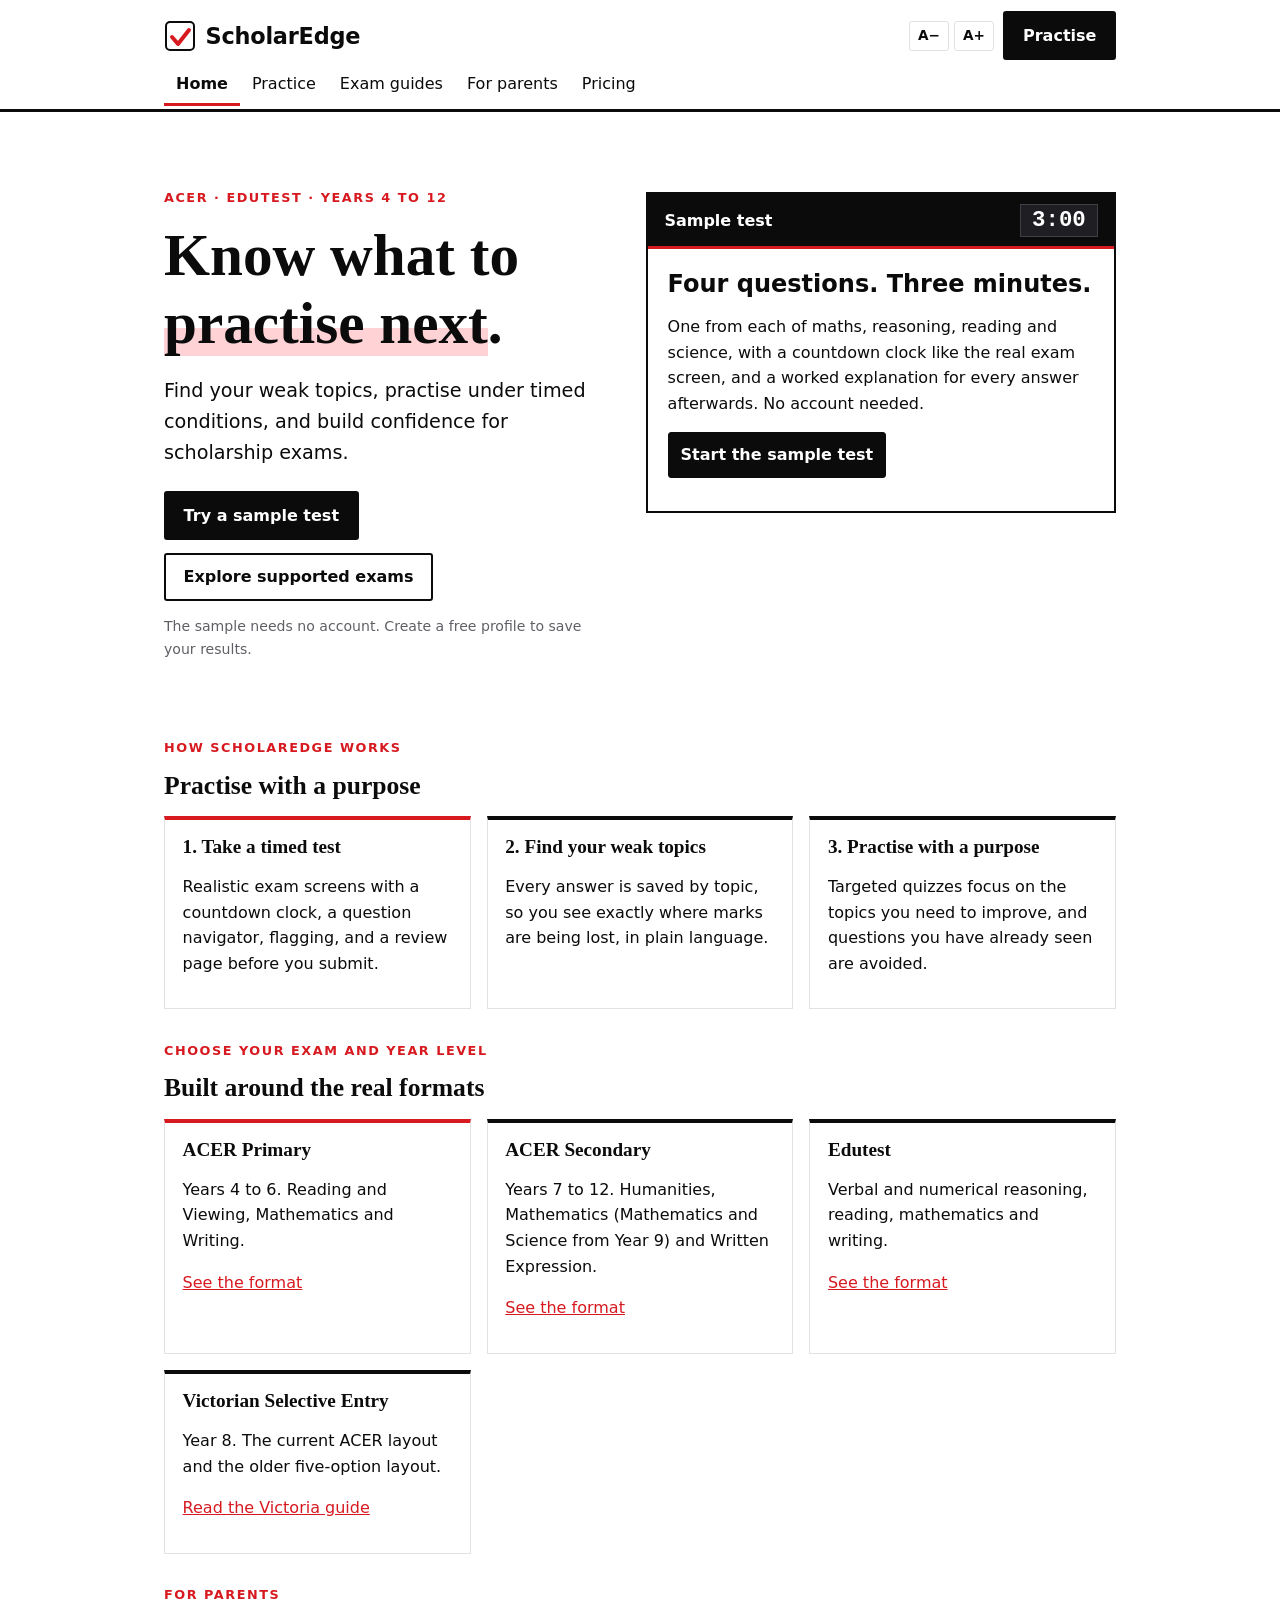
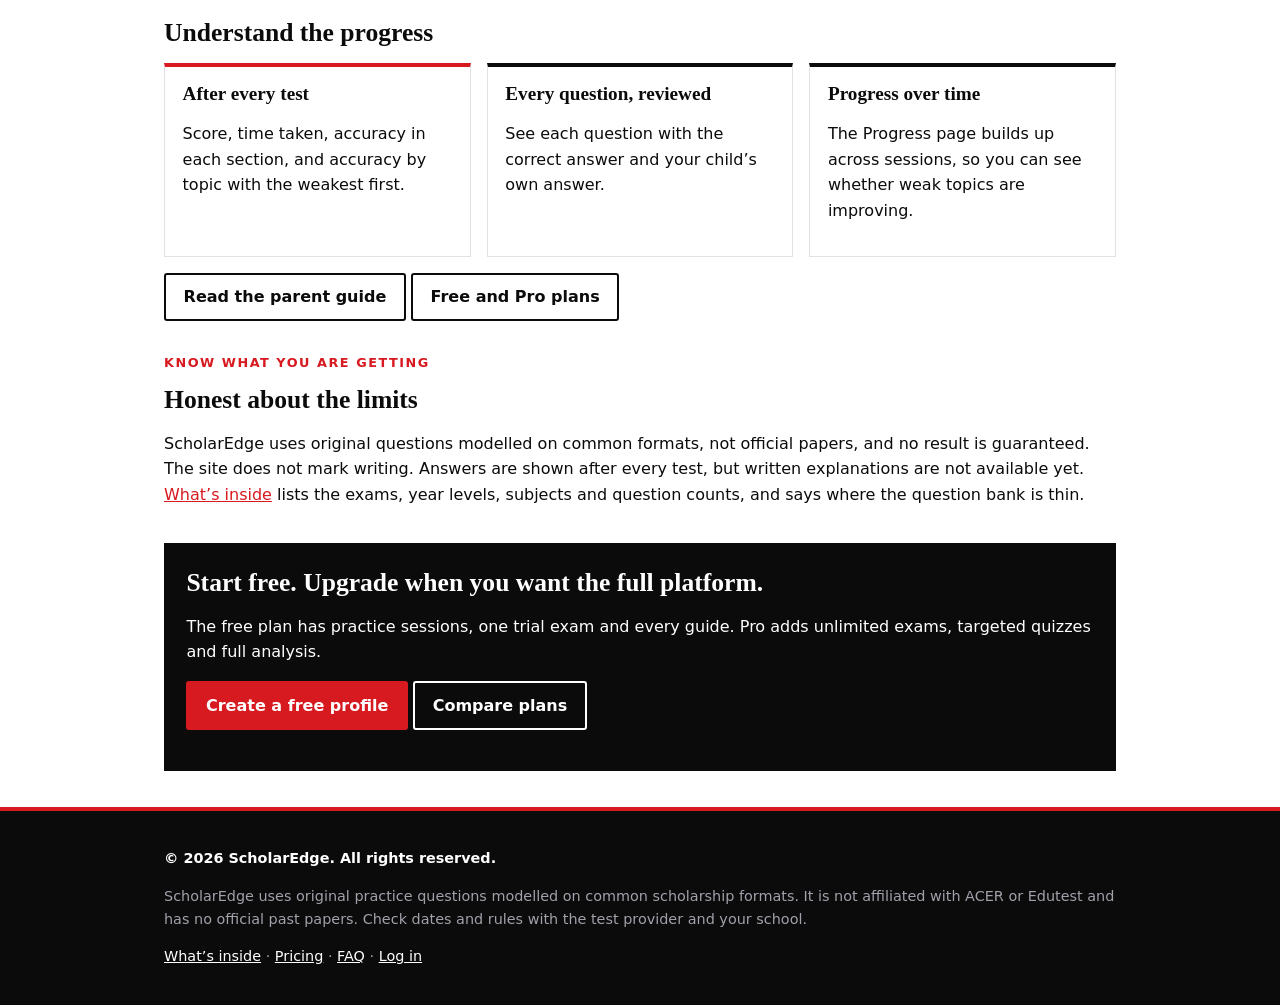
<file: index.html>
<!DOCTYPE html><html lang="en-AU"><head><meta charset="utf-8"><meta name="viewport" content="width=device-width,initial-scale=1"><title>ScholarEdge - know what to practise next for scholarship exams</title><meta name="description" content="Find your weak topics, practise under timed conditions and build confidence for ACER, Edutest and selective entry exams, Years 4 to 12."><meta property="og:title" content="ScholarEdge - know what to practise next for scholarship exams"><meta property="og:description" content="Find your weak topics, practise under timed conditions and build confidence for ACER, Edutest and selective entry exams, Years 4 to 12."><meta name="theme-color" content="#0b0b0c"><meta http-equiv="Content-Security-Policy" content="default-src 'none'; script-src 'self' 'unsafe-inline'; style-src 'self' 'unsafe-inline'; img-src 'self' data:; connect-src https://ukjnhyumzsazdkqpvpqp.supabase.co; base-uri 'none'; form-action 'none'"><meta name="referrer" content="no-referrer"><link rel="icon" href="logo.svg" type="image/svg+xml"><link rel="stylesheet" href="styles.css"><script src="site.js"></script></head><body><a class="skip" href="#main">Skip to content</a><header class="top"><div class="wrap"><a class="brand" href="index.html"><img src="logo.svg" alt="" width="32" height="32"><span>ScholarEdge</span></a><span class="tools"><span id="fz"><button onclick="fz(-1)" aria-label="Smaller text">A−</button> <button onclick="fz(1)" aria-label="Larger text">A+</button></span><a class="btn" href="app.html">Practise</a></span><nav class="menu" aria-label="Main"><a href="index.html" aria-current="page">Home</a><a href="app.html">Practice</a><a href="guide.html">Exam guides</a><a href="parents.html">For parents</a><a href="pricing.html">Pricing</a></nav></div></header><main id="main" class="wrap">
<section class="hero2"><div><p class="eyebrow">ACER &middot; Edutest &middot; Years 4 to 12</p><h1>Know what to <span class="hl">practise next</span>.</h1><p class="lead">Find your weak topics, practise under timed conditions, and build confidence for scholarship exams.</p><div class="acts"><a class="btn" href="#try">Try a sample test</a><a class="btn2" href="coverage.html">Explore supported exams</a></div><p class="m small">The sample needs no account. Create a free profile to save your results.</p></div>
<div id="try"><div id="demo" class="demo" aria-live="polite"><noscript><p style="padding:1rem">The sample test needs JavaScript. <a href="app.html">Create a free profile</a> to try the full platform.</p></noscript></div></div></section>
<section><p class="eyebrow">How ScholarEdge works</p><h2>Practise with a purpose</h2><div class="cards"><div class="card2"><h3>1. Take a timed test</h3><p>Realistic exam screens with a countdown clock, a question navigator, flagging, and a review page before you submit.</p></div><div class="card2"><h3>2. Find your weak topics</h3><p>Every answer is saved by topic, so you see exactly where marks are being lost, in plain language.</p></div><div class="card2"><h3>3. Practise with a purpose</h3><p>Targeted quizzes focus on the topics you need to improve, and questions you have already seen are avoided.</p></div></div></section>
<section><p class="eyebrow">Choose your exam and year level</p><h2>Built around the real formats</h2><div class="cards"><div class="card2"><h3>ACER Primary</h3><p>Years 4 to 6. Reading and Viewing, Mathematics and Writing.</p><p><a href="coverage.html#exams">See the format</a></p></div><div class="card2"><h3>ACER Secondary</h3><p>Years 7 to 12. Humanities, Mathematics (Mathematics and Science from Year 9) and Written Expression.</p><p><a href="coverage.html#exams">See the format</a></p></div><div class="card2"><h3>Edutest</h3><p>Verbal and numerical reasoning, reading, mathematics and writing.</p><p><a href="coverage.html#exams">See the format</a></p></div><div class="card2"><h3>Victorian Selective Entry</h3><p>Year 8. The current ACER layout and the older five-option layout.</p><p><a href="victoria.html">Read the Victoria guide</a></p></div></div></section>
<section><p class="eyebrow">For parents</p><h2>Understand the progress</h2><div class="cards"><div class="card2"><h3>After every test</h3><p>Score, time taken, accuracy in each section, and accuracy by topic with the weakest first.</p></div><div class="card2"><h3>Every question, reviewed</h3><p>See each question with the correct answer and your child&rsquo;s own answer.</p></div><div class="card2"><h3>Progress over time</h3><p>The Progress page builds up across sessions, so you can see whether weak topics are improving.</p></div></div><p><a class="btn2" href="parents.html">Read the parent guide</a> <a class="btn2" href="pricing.html">Free and Pro plans</a></p></section>
<section><p class="eyebrow">Know what you are getting</p><h2>Honest about the limits</h2><p>ScholarEdge uses original questions modelled on common formats, not official papers, and no result is guaranteed. The site does not mark writing. Answers are shown after every test, but written explanations are not available yet. <a href="coverage.html">What&rsquo;s inside</a> lists the exams, year levels, subjects and question counts, and says where the question bank is thin.</p></section>
<section class="band"><h2>Start free. Upgrade when you want the full platform.</h2><p>The free plan has practice sessions, one trial exam and every guide. Pro adds unlimited exams, targeted quizzes and full analysis.</p><p><a class="btn" href="app.html">Create a free profile</a> <a class="btn2" href="pricing.html">Compare plans</a></p></section>
</main><footer class="foot"><div class="wrap"><p><b>&copy; 2026 ScholarEdge. All rights reserved.</b></p><p>ScholarEdge uses original practice questions modelled on common scholarship formats. It is not affiliated with ACER or Edutest and has no official past papers. Check dates and rules with the test provider and your school.</p><p><a href="coverage.html">What&rsquo;s inside</a> &middot; <a href="pricing.html">Pricing</a> &middot; <a href="faq.html">FAQ</a> &middot; <a href="app.html">Log in</a></p></div></footer><script src="demo.js"></script></body></html>
</file>
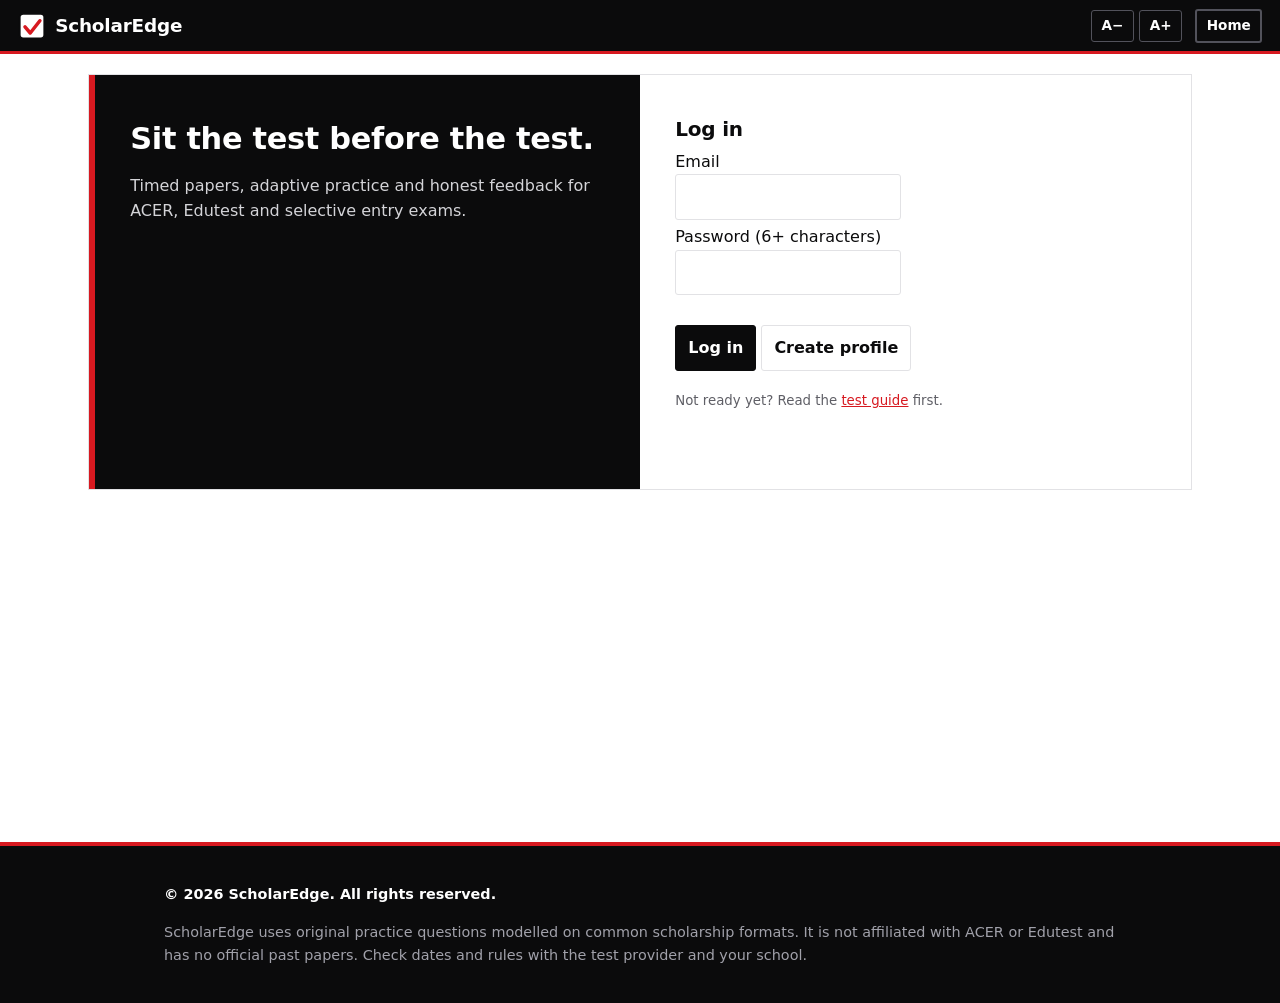
<file: app.html>
<!DOCTYPE html><html lang="en-AU"><head><meta charset="utf-8"><meta name="viewport" content="width=device-width,initial-scale=1"><title>Practise - ScholarEdge</title><meta name="description" content="Log in to practise, sit timed exams and see your progress."><meta name="theme-color" content="#0b0b0c"><meta http-equiv="Content-Security-Policy" content="default-src 'none'; script-src 'self' 'unsafe-inline'; style-src 'self' 'unsafe-inline'; img-src 'self' data:; connect-src https://ukjnhyumzsazdkqpvpqp.supabase.co; base-uri 'none'; form-action 'none'"><meta name="referrer" content="no-referrer"><link rel="icon" href="logo.svg" type="image/svg+xml"><link rel="stylesheet" href="styles.css"><script src="site.js"></script></head>
<body class="plat"><a class="skip" href="#app">Skip to content</a><header class="pbar"><a class="brand" href="index.html"><img src="logo.svg" alt="" width="28" height="28"><span>ScholarEdge</span></a><span class="pgrow"></span><span id="who"></span><span id="fz"><button onclick="fz(-1)" aria-label="Smaller text">A&minus;</button> <button onclick="fz(1)" aria-label="Larger text">A+</button></span><a class="btn2 sm" href="index.html">Home</a></header>
<div class="pwrap"><aside id="side"></aside><main id="app"></main></div>
<footer class="foot"><div class="wrap"><p><b>&copy; 2026 ScholarEdge. All rights reserved.</b></p><p>ScholarEdge uses original practice questions modelled on common scholarship formats. It is not affiliated with ACER or Edutest and has no official past papers. Check dates and rules with the test provider and your school.</p></div></footer>
<script src="app.js"></script></body></html>
</file>
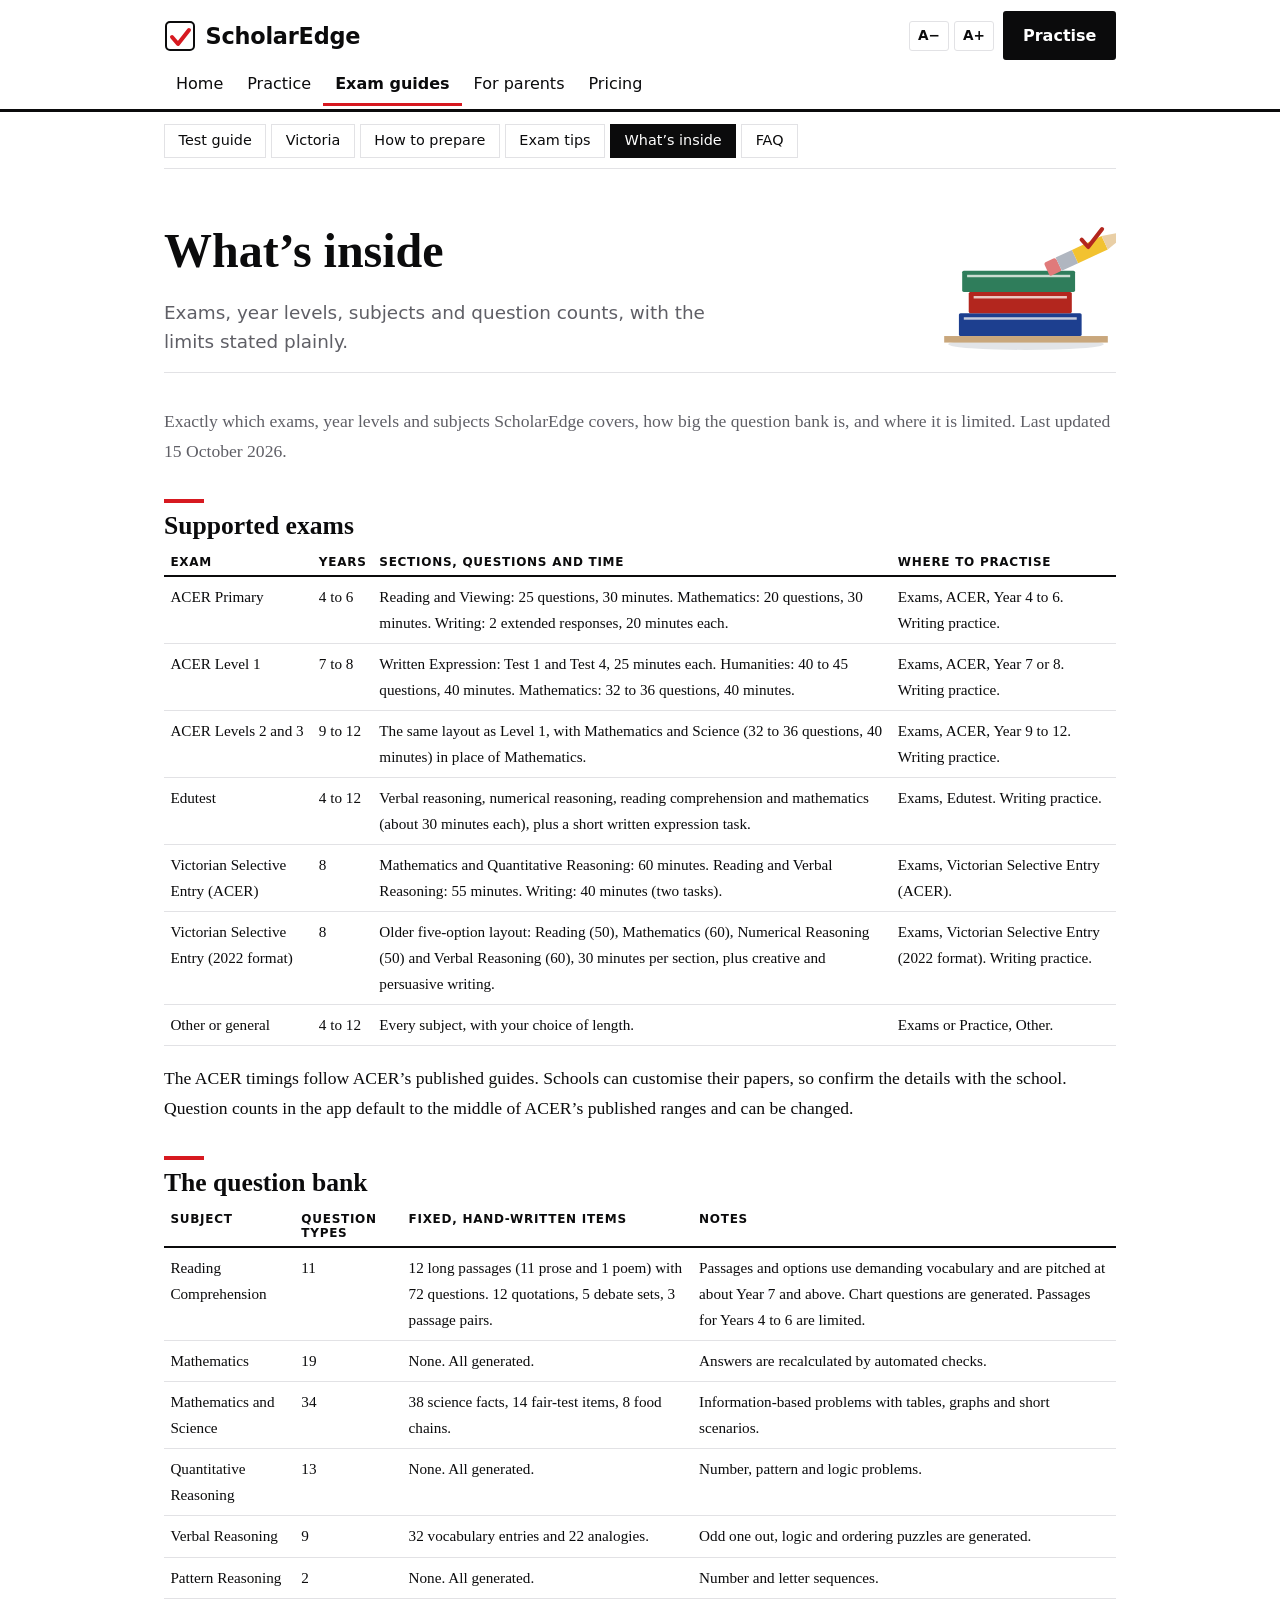
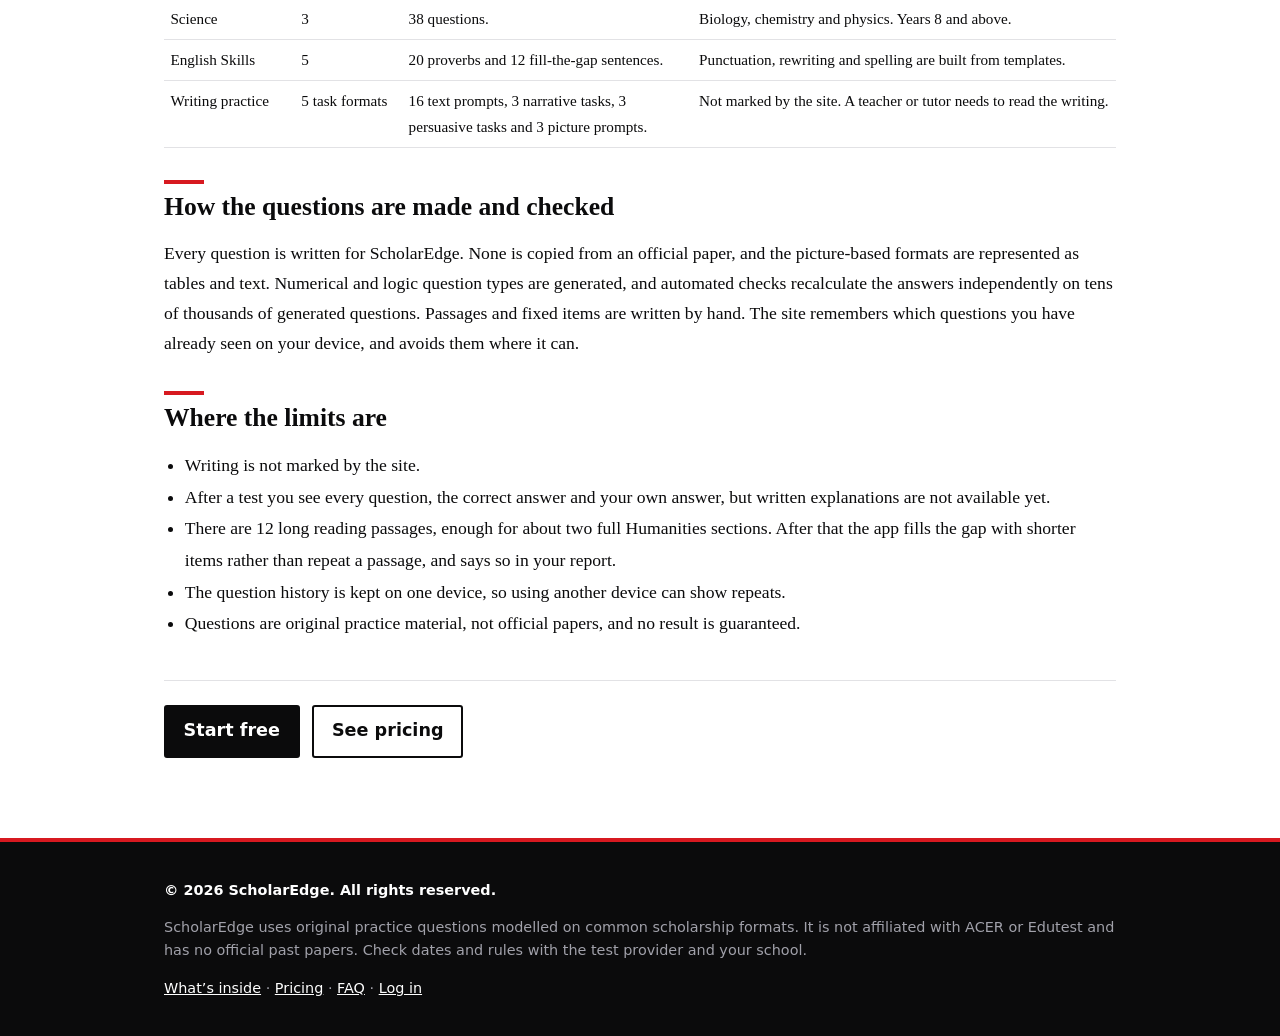
<file: coverage.html>
<!DOCTYPE html><html lang="en-AU"><head><meta charset="utf-8"><meta name="viewport" content="width=device-width,initial-scale=1"><title>What’s inside - ScholarEdge</title><meta name="description" content="Which exams, year levels and subjects ScholarEdge covers, how big the question bank is, and where its limits are."><meta property="og:title" content="What’s inside - ScholarEdge"><meta property="og:description" content="Which exams, year levels and subjects ScholarEdge covers, how big the question bank is, and where its limits are."><meta name="theme-color" content="#0b0b0c"><meta http-equiv="Content-Security-Policy" content="default-src 'none'; script-src 'self' 'unsafe-inline'; style-src 'self' 'unsafe-inline'; img-src 'self' data:; connect-src https://ukjnhyumzsazdkqpvpqp.supabase.co; base-uri 'none'; form-action 'none'"><meta name="referrer" content="no-referrer"><link rel="icon" href="logo.svg" type="image/svg+xml"><link rel="stylesheet" href="styles.css"><script src="site.js"></script></head><body><a class="skip" href="#main">Skip to content</a><header class="top"><div class="wrap"><a class="brand" href="index.html"><img src="logo.svg" alt="" width="32" height="32"><span>ScholarEdge</span></a><span class="tools"><span id="fz"><button onclick="fz(-1)" aria-label="Smaller text">A−</button> <button onclick="fz(1)" aria-label="Larger text">A+</button></span><a class="btn" href="app.html">Practise</a></span><nav class="menu" aria-label="Main"><a href="index.html">Home</a><a href="app.html">Practice</a><a href="guide.html" aria-current="page">Exam guides</a><a href="parents.html">For parents</a><a href="pricing.html">Pricing</a></nav></div></header><main id="main" class="wrap"><nav class="subnav" aria-label="Exam guides"><a href="guide.html">Test guide</a><a href="victoria.html">Victoria</a><a href="prepare.html">How to prepare</a><a href="tips.html">Exam tips</a><a href="coverage.html" aria-current="page">What&rsquo;s inside</a><a href="faq.html">FAQ</a></nav><div class="pagehead"><div><h1>What&rsquo;s inside</h1><p>Exams, year levels, subjects and question counts, with the limits stated plainly.</p></div><img src="books.svg" alt="A stack of books" width="180" height="147"></div><article class="prose" style="max-width:none"><div class="cov"><p class="m">Exactly which exams, year levels and subjects ScholarEdge covers, how big the question bank is, and where it is limited. Last updated 15 October 2026.</p>
<h2 id="exams">Supported exams</h2><div style="overflow-x:auto"><table><tr><th>Exam<th>Years<th>Sections, questions and time<th>Where to practise<tr><td>ACER Primary<td>4 to 6<td>Reading and Viewing: 25 questions, 30 minutes. Mathematics: 20 questions, 30 minutes. Writing: 2 extended responses, 20 minutes each.<td>Exams, ACER, Year 4 to 6. Writing practice.<tr><td>ACER Level 1<td>7 to 8<td>Written Expression: Test 1 and Test 4, 25 minutes each. Humanities: 40 to 45 questions, 40 minutes. Mathematics: 32 to 36 questions, 40 minutes.<td>Exams, ACER, Year 7 or 8. Writing practice.<tr><td>ACER Levels 2 and 3<td>9 to 12<td>The same layout as Level 1, with Mathematics and Science (32 to 36 questions, 40 minutes) in place of Mathematics.<td>Exams, ACER, Year 9 to 12. Writing practice.<tr><td>Edutest<td>4 to 12<td>Verbal reasoning, numerical reasoning, reading comprehension and mathematics (about 30 minutes each), plus a short written expression task.<td>Exams, Edutest. Writing practice.<tr><td>Victorian Selective Entry (ACER)<td>8<td>Mathematics and Quantitative Reasoning: 60 minutes. Reading and Verbal Reasoning: 55 minutes. Writing: 40 minutes (two tasks).<td>Exams, Victorian Selective Entry (ACER).<tr><td>Victorian Selective Entry (2022 format)<td>8<td>Older five-option layout: Reading (50), Mathematics (60), Numerical Reasoning (50) and Verbal Reasoning (60), 30 minutes per section, plus creative and persuasive writing.<td>Exams, Victorian Selective Entry (2022 format). Writing practice.<tr><td>Other or general<td>4 to 12<td>Every subject, with your choice of length.<td>Exams or Practice, Other.</table></div>
<p>The ACER timings follow ACER&rsquo;s published guides. Schools can customise their papers, so confirm the details with the school. Question counts in the app default to the middle of ACER&rsquo;s published ranges and can be changed.</p>
<h2 id="bank">The question bank</h2><div style="overflow-x:auto"><table><tr><th>Subject<th>Question types<th>Fixed, hand-written items<th>Notes<tr><td>Reading Comprehension<td>11<td>12 long passages (11 prose and 1 poem) with 72 questions. 12 quotations, 5 debate sets, 3 passage pairs.<td>Passages and options use demanding vocabulary and are pitched at about Year 7 and above. Chart questions are generated. Passages for Years 4 to 6 are limited.<tr><td>Mathematics<td>19<td>None. All generated.<td>Answers are recalculated by automated checks.<tr><td>Mathematics and Science<td>34<td>38 science facts, 14 fair-test items, 8 food chains.<td>Information-based problems with tables, graphs and short scenarios.<tr><td>Quantitative Reasoning<td>13<td>None. All generated.<td>Number, pattern and logic problems.<tr><td>Verbal Reasoning<td>9<td>32 vocabulary entries and 22 analogies.<td>Odd one out, logic and ordering puzzles are generated.<tr><td>Pattern Reasoning<td>2<td>None. All generated.<td>Number and letter sequences.<tr><td>Science<td>3<td>38 questions.<td>Biology, chemistry and physics. Years 8 and above.<tr><td>English Skills<td>5<td>20 proverbs and 12 fill-the-gap sentences.<td>Punctuation, rewriting and spelling are built from templates.<tr><td>Writing practice<td>5 task formats<td>16 text prompts, 3 narrative tasks, 3 persuasive tasks and 3 picture prompts.<td>Not marked by the site. A teacher or tutor needs to read the writing.</table></div>
<h2 id="made">How the questions are made and checked</h2><p>Every question is written for ScholarEdge. None is copied from an official paper, and the picture-based formats are represented as tables and text. Numerical and logic question types are generated, and automated checks recalculate the answers independently on tens of thousands of generated questions. Passages and fixed items are written by hand. The site remembers which questions you have already seen on your device, and avoids them where it can.</p>
<h2 id="limits">Where the limits are</h2><ul style="line-height:1.8"><li>Writing is not marked by the site.</li><li>After a test you see every question, the correct answer and your own answer, but written explanations are not available yet.</li><li>There are 12 long reading passages, enough for about two full Humanities sections. After that the app fills the gap with shorter items rather than repeat a passage, and says so in your report.</li><li>The question history is kept on one device, so using another device can show repeats.</li><li>Questions are original practice material, not official papers, and no result is guaranteed.</li></ul></div><div class="cta"><a class="btn" href="app.html">Start free</a><a class="btn2" href="pricing.html">See pricing</a></div></article></main><footer class="foot"><div class="wrap"><p><b>&copy; 2026 ScholarEdge. All rights reserved.</b></p><p>ScholarEdge uses original practice questions modelled on common scholarship formats. It is not affiliated with ACER or Edutest and has no official past papers. Check dates and rules with the test provider and your school.</p><p><a href="coverage.html">What&rsquo;s inside</a> &middot; <a href="pricing.html">Pricing</a> &middot; <a href="faq.html">FAQ</a> &middot; <a href="app.html">Log in</a></p></div></footer></body></html>
</file>
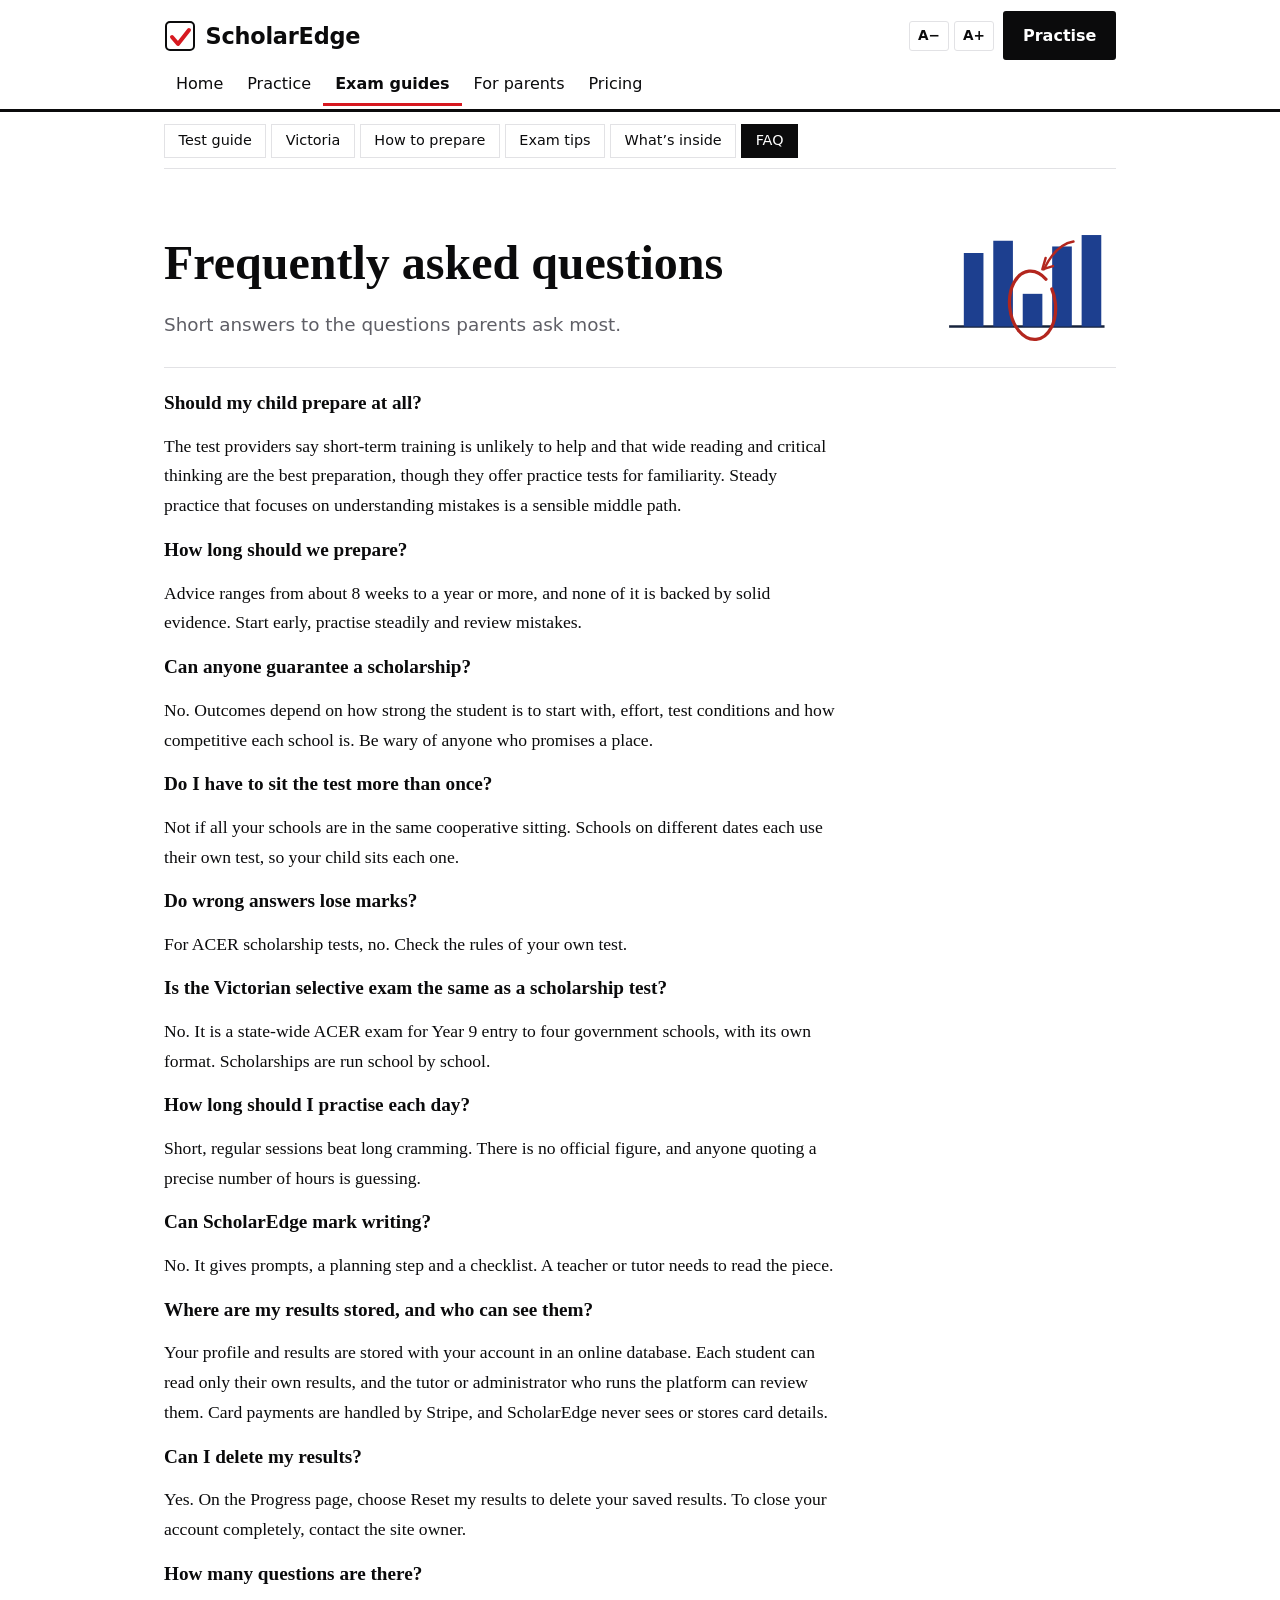
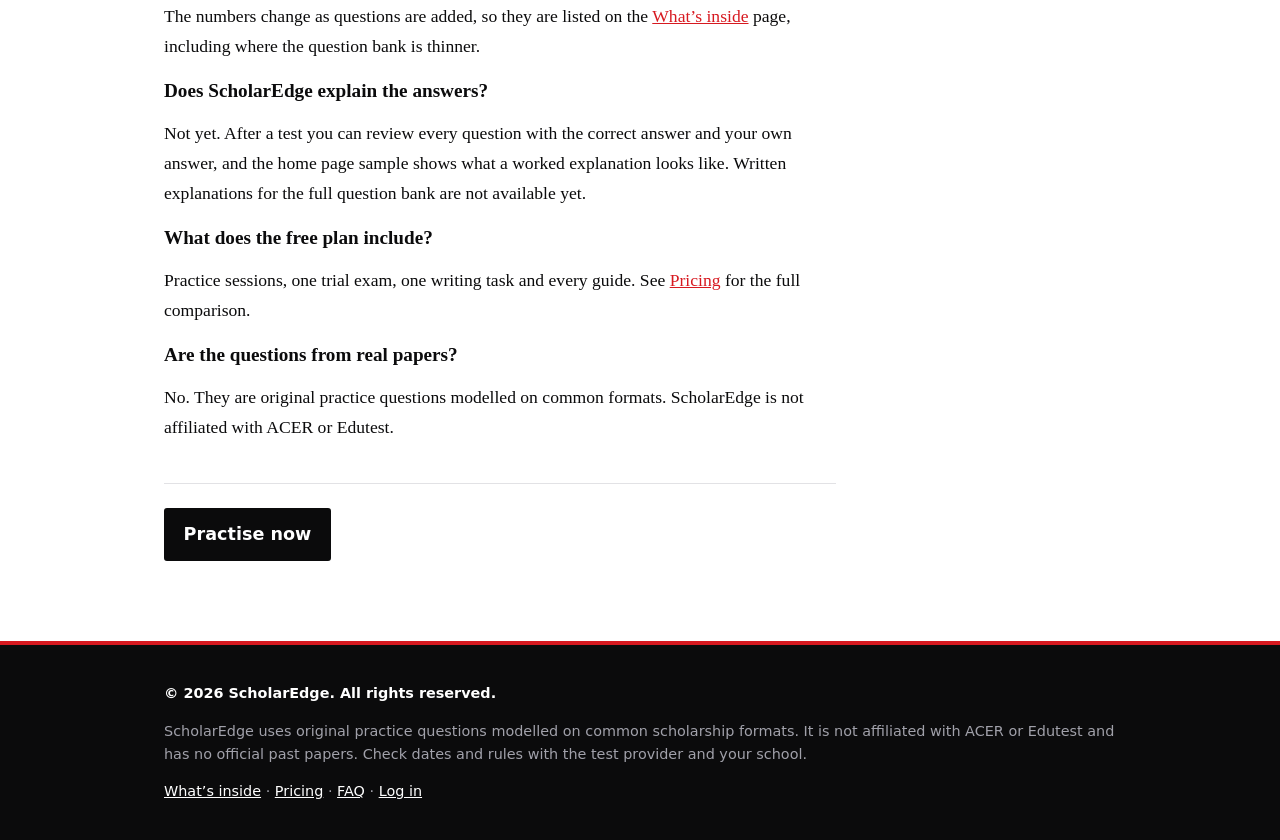
<file: faq.html>
<!DOCTYPE html><html lang="en-AU"><head><meta charset="utf-8"><meta name="viewport" content="width=device-width,initial-scale=1"><title>Frequently asked questions - ScholarEdge</title><meta name="description" content="Short answers to the questions parents ask most."><meta property="og:title" content="Frequently asked questions - ScholarEdge"><meta property="og:description" content="Short answers to the questions parents ask most."><meta name="theme-color" content="#0b0b0c"><meta http-equiv="Content-Security-Policy" content="default-src 'none'; script-src 'self' 'unsafe-inline'; style-src 'self' 'unsafe-inline'; img-src 'self' data:; connect-src https://ukjnhyumzsazdkqpvpqp.supabase.co; base-uri 'none'; form-action 'none'"><meta name="referrer" content="no-referrer"><link rel="icon" href="logo.svg" type="image/svg+xml"><link rel="stylesheet" href="styles.css"><script src="site.js"></script></head><body><a class="skip" href="#main">Skip to content</a><header class="top"><div class="wrap"><a class="brand" href="index.html"><img src="logo.svg" alt="" width="32" height="32"><span>ScholarEdge</span></a><span class="tools"><span id="fz"><button onclick="fz(-1)" aria-label="Smaller text">A−</button> <button onclick="fz(1)" aria-label="Larger text">A+</button></span><a class="btn" href="app.html">Practise</a></span><nav class="menu" aria-label="Main"><a href="index.html">Home</a><a href="app.html">Practice</a><a href="guide.html" aria-current="page">Exam guides</a><a href="parents.html">For parents</a><a href="pricing.html">Pricing</a></nav></div></header><main id="main" class="wrap"><nav class="subnav" aria-label="Exam guides"><a href="guide.html">Test guide</a><a href="victoria.html">Victoria</a><a href="prepare.html">How to prepare</a><a href="tips.html">Exam tips</a><a href="coverage.html">What&rsquo;s inside</a><a href="faq.html" aria-current="page">FAQ</a></nav><div class="pagehead"><div><h1>Frequently asked questions</h1><p>Short answers to the questions parents ask most.</p></div><img src="chart.svg" alt="A bar chart with one weak bar circled" width="180" height="147"></div><article class="prose"><h3>Should my child prepare at all?</h3><p>The test providers say short-term training is unlikely to help and that wide reading and critical thinking are the best preparation, though they offer practice tests for familiarity. Steady practice that focuses on understanding mistakes is a sensible middle path.</p><h3>How long should we prepare?</h3><p>Advice ranges from about 8 weeks to a year or more, and none of it is backed by solid evidence. Start early, practise steadily and review mistakes.</p><h3>Can anyone guarantee a scholarship?</h3><p>No. Outcomes depend on how strong the student is to start with, effort, test conditions and how competitive each school is. Be wary of anyone who promises a place.</p><h3>Do I have to sit the test more than once?</h3><p>Not if all your schools are in the same cooperative sitting. Schools on different dates each use their own test, so your child sits each one.</p><h3>Do wrong answers lose marks?</h3><p>For ACER scholarship tests, no. Check the rules of your own test.</p><h3>Is the Victorian selective exam the same as a scholarship test?</h3><p>No. It is a state-wide ACER exam for Year 9 entry to four government schools, with its own format. Scholarships are run school by school.</p><h3>How long should I practise each day?</h3><p>Short, regular sessions beat long cramming. There is no official figure, and anyone quoting a precise number of hours is guessing.</p><h3>Can ScholarEdge mark writing?</h3><p>No. It gives prompts, a planning step and a checklist. A teacher or tutor needs to read the piece.</p><h3>Where are my results stored, and who can see them?</h3><p>Your profile and results are stored with your account in an online database. Each student can read only their own results, and the tutor or administrator who runs the platform can review them. Card payments are handled by Stripe, and ScholarEdge never sees or stores card details.</p><h3>Can I delete my results?</h3><p>Yes. On the Progress page, choose Reset my results to delete your saved results. To close your account completely, contact the site owner.</p><h3>How many questions are there?</h3><p>The numbers change as questions are added, so they are listed on the <a href="coverage.html">What&rsquo;s inside</a> page, including where the question bank is thinner.</p><h3>Does ScholarEdge explain the answers?</h3><p>Not yet. After a test you can review every question with the correct answer and your own answer, and the home page sample shows what a worked explanation looks like. Written explanations for the full question bank are not available yet.</p><h3>What does the free plan include?</h3><p>Practice sessions, one trial exam, one writing task and every guide. See <a href="pricing.html">Pricing</a> for the full comparison.</p><h3>Are the questions from real papers?</h3><p>No. They are original practice questions modelled on common formats. ScholarEdge is not affiliated with ACER or Edutest.</p><div class="cta"><a class="btn" href="app.html">Practise now</a></div></article></main><footer class="foot"><div class="wrap"><p><b>&copy; 2026 ScholarEdge. All rights reserved.</b></p><p>ScholarEdge uses original practice questions modelled on common scholarship formats. It is not affiliated with ACER or Edutest and has no official past papers. Check dates and rules with the test provider and your school.</p><p><a href="coverage.html">What&rsquo;s inside</a> &middot; <a href="pricing.html">Pricing</a> &middot; <a href="faq.html">FAQ</a> &middot; <a href="app.html">Log in</a></p></div></footer></body></html>
</file>
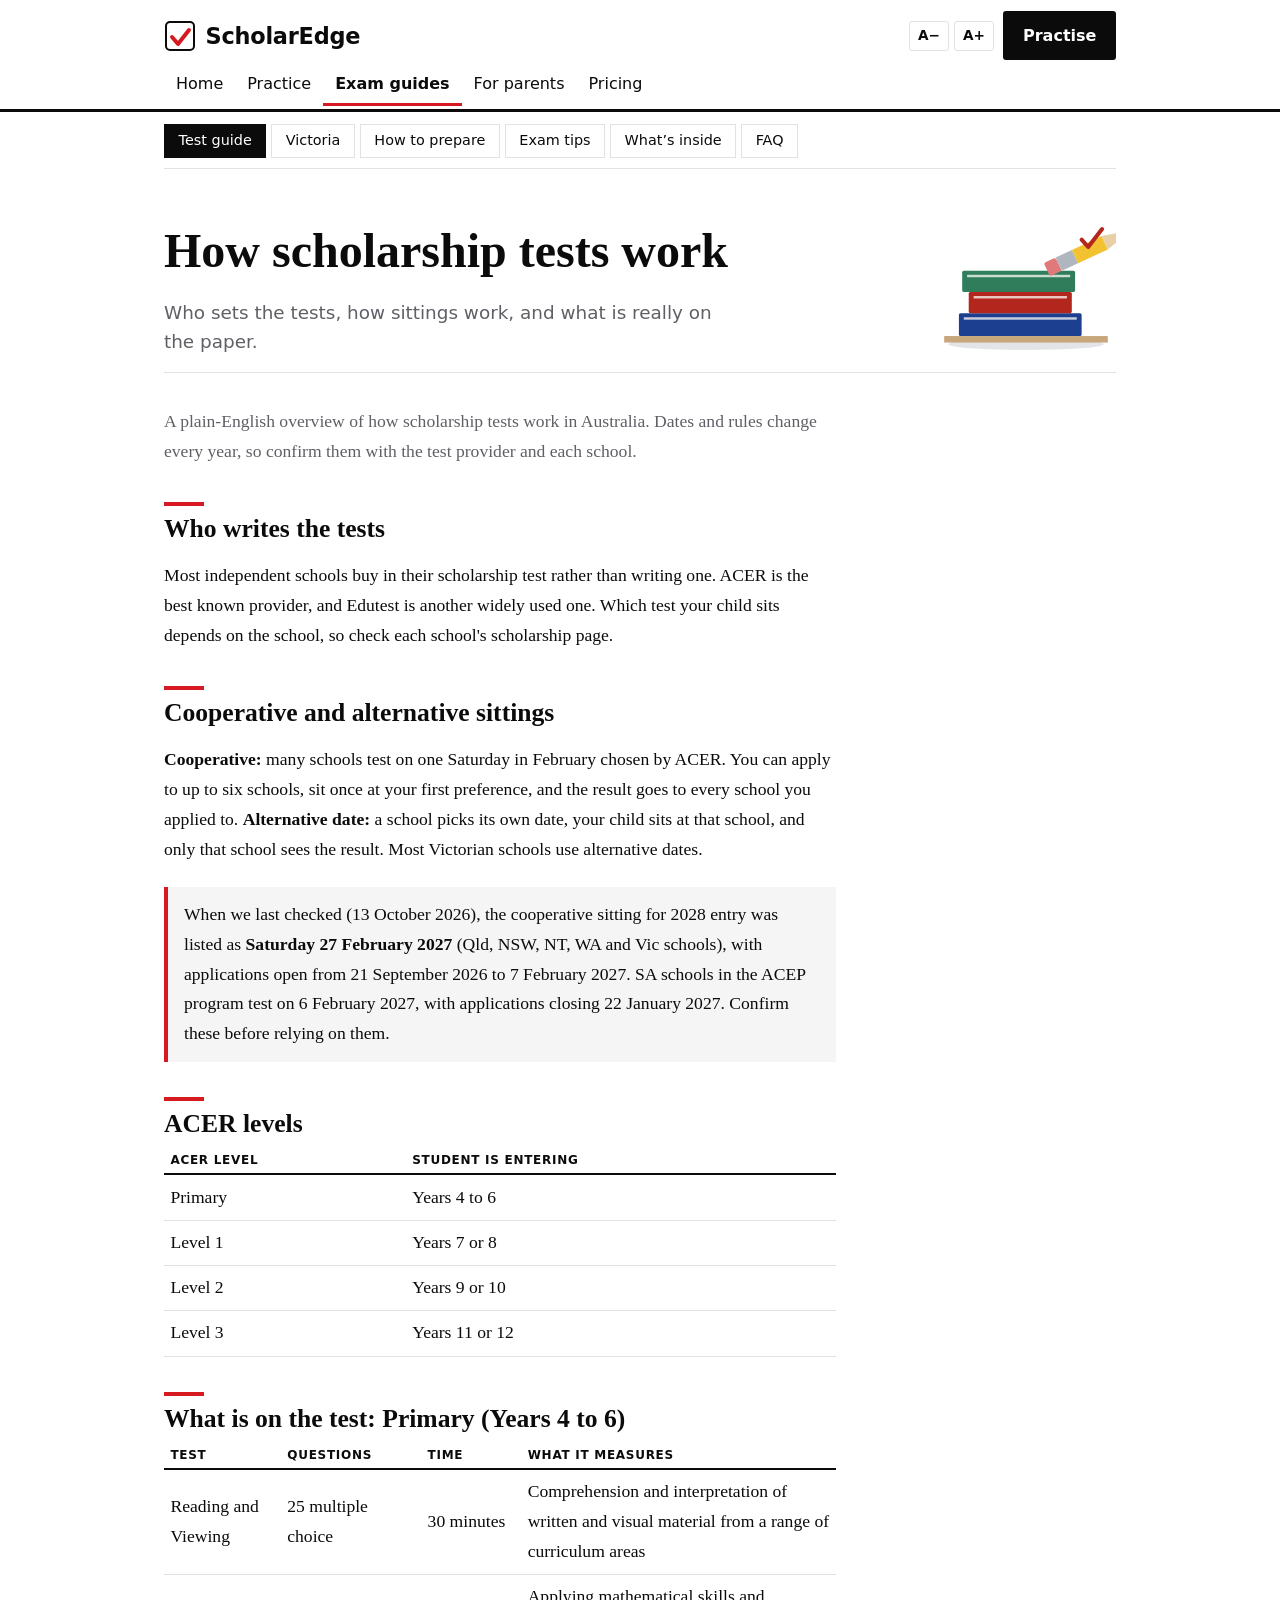
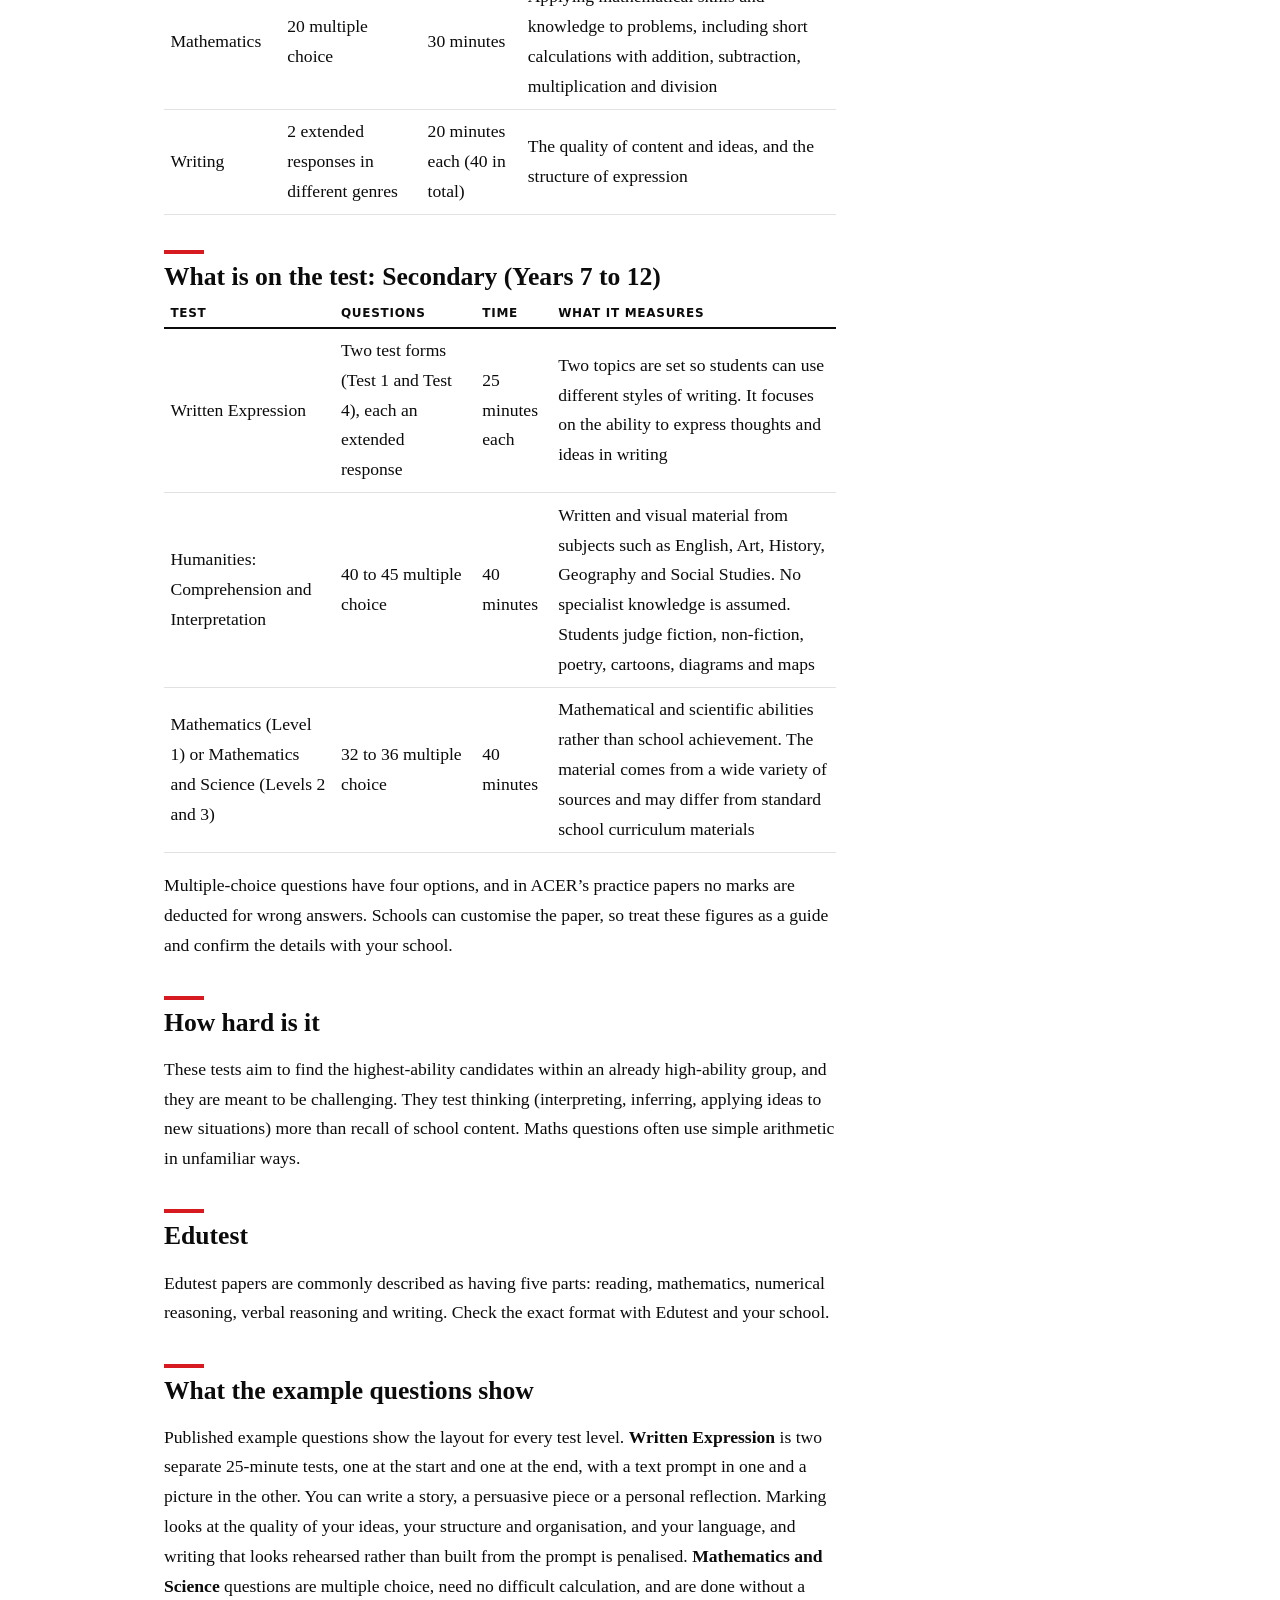
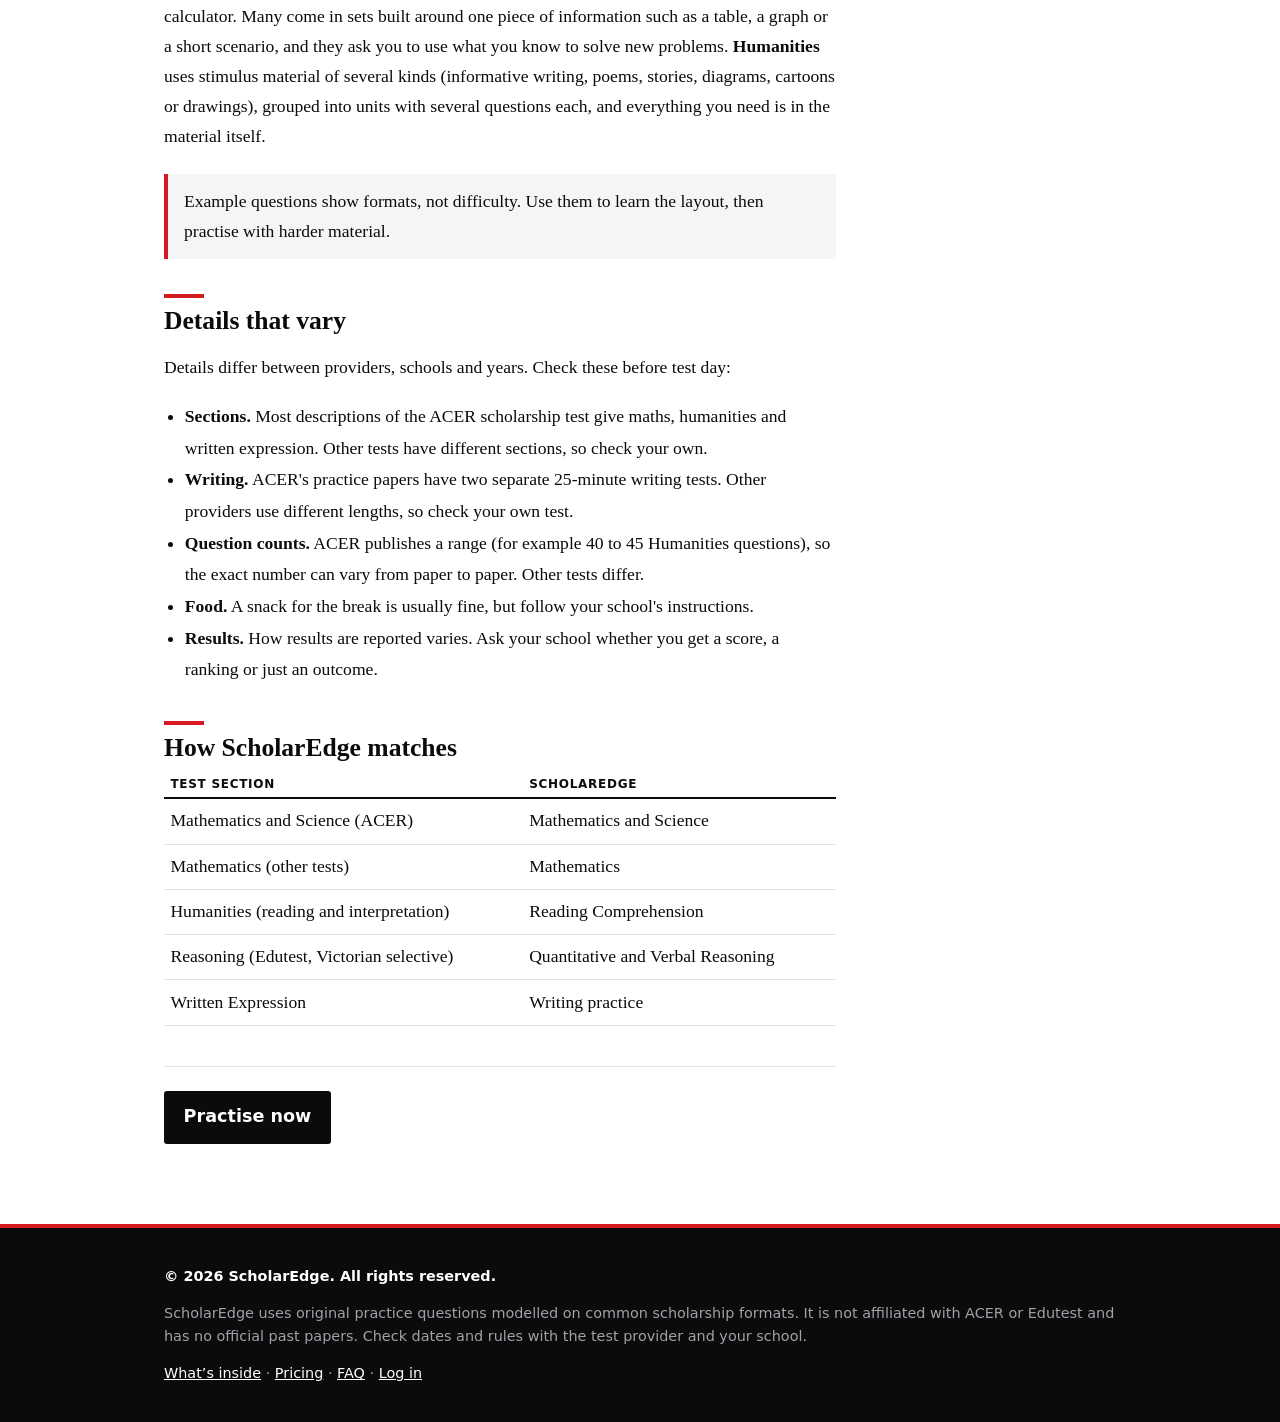
<file: guide.html>
<!DOCTYPE html><html lang="en-AU"><head><meta charset="utf-8"><meta name="viewport" content="width=device-width,initial-scale=1"><title>How scholarship tests work - ScholarEdge</title><meta name="description" content="Who sets the tests, how sittings work, and what is really on the paper."><meta property="og:title" content="How scholarship tests work - ScholarEdge"><meta property="og:description" content="Who sets the tests, how sittings work, and what is really on the paper."><meta name="theme-color" content="#0b0b0c"><meta http-equiv="Content-Security-Policy" content="default-src 'none'; script-src 'self' 'unsafe-inline'; style-src 'self' 'unsafe-inline'; img-src 'self' data:; connect-src https://ukjnhyumzsazdkqpvpqp.supabase.co; base-uri 'none'; form-action 'none'"><meta name="referrer" content="no-referrer"><link rel="icon" href="logo.svg" type="image/svg+xml"><link rel="stylesheet" href="styles.css"><script src="site.js"></script></head><body><a class="skip" href="#main">Skip to content</a><header class="top"><div class="wrap"><a class="brand" href="index.html"><img src="logo.svg" alt="" width="32" height="32"><span>ScholarEdge</span></a><span class="tools"><span id="fz"><button onclick="fz(-1)" aria-label="Smaller text">A−</button> <button onclick="fz(1)" aria-label="Larger text">A+</button></span><a class="btn" href="app.html">Practise</a></span><nav class="menu" aria-label="Main"><a href="index.html">Home</a><a href="app.html">Practice</a><a href="guide.html" aria-current="page">Exam guides</a><a href="parents.html">For parents</a><a href="pricing.html">Pricing</a></nav></div></header><main id="main" class="wrap"><nav class="subnav" aria-label="Exam guides"><a href="guide.html" aria-current="page">Test guide</a><a href="victoria.html">Victoria</a><a href="prepare.html">How to prepare</a><a href="tips.html">Exam tips</a><a href="coverage.html">What&rsquo;s inside</a><a href="faq.html">FAQ</a></nav><div class="pagehead"><div><h1>How scholarship tests work</h1><p>Who sets the tests, how sittings work, and what is really on the paper.</p></div><img src="books.svg" alt="A stack of books" width="180" height="147"></div><article class="prose"><p class=m>A plain-English overview of how scholarship tests work in Australia. Dates and rules change every year, so confirm them with the test provider and each school.</p>
<h2>Who writes the tests</h2><p>Most independent schools buy in their scholarship test rather than writing one. ACER is the best known provider, and Edutest is another widely used one. Which test your child sits depends on the school, so check each school's scholarship page.</p>
<h2>Cooperative and alternative sittings</h2><p><b>Cooperative:</b> many schools test on one Saturday in February chosen by ACER. You can apply to up to six schools, sit once at your first preference, and the result goes to every school you applied to. <b>Alternative date:</b> a school picks its own date, your child sits at that school, and only that school sees the result. Most Victorian schools use alternative dates.</p>
<div class=note>When we last checked (13 October 2026), the cooperative sitting for 2028 entry was listed as <b>Saturday 27 February 2027</b> (Qld, NSW, NT, WA and Vic schools), with applications open from 21 September 2026 to 7 February 2027. SA schools in the ACEP program test on 6 February 2027, with applications closing 22 January 2027. Confirm these before relying on them.</div>
<h2>ACER levels</h2><div style="overflow-x:auto"><table><tr><th>ACER level<th>Student is entering<tr><td>Primary<td>Years 4 to 6<tr><td>Level 1<td>Years 7 or 8<tr><td>Level 2<td>Years 9 or 10<tr><td>Level 3<td>Years 11 or 12</table></div>
<h2>What is on the test: Primary (Years 4 to 6)</h2><div style="overflow-x:auto"><table><tr><th>Test<th>Questions<th>Time<th>What it measures<tr><td>Reading and Viewing<td>25 multiple choice<td>30 minutes<td>Comprehension and interpretation of written and visual material from a range of curriculum areas<tr><td>Mathematics<td>20 multiple choice<td>30 minutes<td>Applying mathematical skills and knowledge to problems, including short calculations with addition, subtraction, multiplication and division<tr><td>Writing<td>2 extended responses in different genres<td>20 minutes each (40 in total)<td>The quality of content and ideas, and the structure of expression</table></div>
<h2>What is on the test: Secondary (Years 7 to 12)</h2><div style="overflow-x:auto"><table><tr><th>Test<th>Questions<th>Time<th>What it measures<tr><td>Written Expression<td>Two test forms (Test 1 and Test 4), each an extended response<td>25 minutes each<td>Two topics are set so students can use different styles of writing. It focuses on the ability to express thoughts and ideas in writing<tr><td>Humanities: Comprehension and Interpretation<td>40 to 45 multiple choice<td>40 minutes<td>Written and visual material from subjects such as English, Art, History, Geography and Social Studies. No specialist knowledge is assumed. Students judge fiction, non-fiction, poetry, cartoons, diagrams and maps<tr><td>Mathematics (Level 1) or Mathematics and Science (Levels 2 and 3)<td>32 to 36 multiple choice<td>40 minutes<td>Mathematical and scientific abilities rather than school achievement. The material comes from a wide variety of sources and may differ from standard school curriculum materials</table></div>
<p>Multiple-choice questions have four options, and in ACER&rsquo;s practice papers no marks are deducted for wrong answers. Schools can customise the paper, so treat these figures as a guide and confirm the details with your school.</p>
<h2>How hard is it</h2><p>These tests aim to find the highest-ability candidates within an already high-ability group, and they are meant to be challenging. They test thinking (interpreting, inferring, applying ideas to new situations) more than recall of school content. Maths questions often use simple arithmetic in unfamiliar ways.</p>
<h2>Edutest</h2><p>Edutest papers are commonly described as having five parts: reading, mathematics, numerical reasoning, verbal reasoning and writing. Check the exact format with Edutest and your school.</p>
<h2>What the example questions show</h2><p>Published example questions show the layout for every test level. <b>Written Expression</b> is two separate 25-minute tests, one at the start and one at the end, with a text prompt in one and a picture in the other. You can write a story, a persuasive piece or a personal reflection. Marking looks at the quality of your ideas, your structure and organisation, and your language, and writing that looks rehearsed rather than built from the prompt is penalised. <b>Mathematics and Science</b> questions are multiple choice, need no difficult calculation, and are done without a calculator. Many come in sets built around one piece of information such as a table, a graph or a short scenario, and they ask you to use what you know to solve new problems. <b>Humanities</b> uses stimulus material of several kinds (informative writing, poems, stories, diagrams, cartoons or drawings), grouped into units with several questions each, and everything you need is in the material itself.</p><div class=note>Example questions show formats, not difficulty. Use them to learn the layout, then practise with harder material.</div>
<h2>Details that vary</h2><p>Details differ between providers, schools and years. Check these before test day:</p><ul style="line-height:1.8"><li><b>Sections.</b> Most descriptions of the ACER scholarship test give maths, humanities and written expression. Other tests have different sections, so check your own.</li><li><b>Writing.</b> ACER's practice papers have two separate 25-minute writing tests. Other providers use different lengths, so check your own test.</li><li><b>Question counts.</b> ACER publishes a range (for example 40 to 45 Humanities questions), so the exact number can vary from paper to paper. Other tests differ.</li><li><b>Food.</b> A snack for the break is usually fine, but follow your school's instructions.</li><li><b>Results.</b> How results are reported varies. Ask your school whether you get a score, a ranking or just an outcome.</li></ul>
<h2>How ScholarEdge matches</h2><div style="overflow-x:auto"><table><tr><th>Test section<th>ScholarEdge<tr><td>Mathematics and Science (ACER)<td>Mathematics and Science<tr><td>Mathematics (other tests)<td>Mathematics<tr><td>Humanities (reading and interpretation)<td>Reading Comprehension<tr><td>Reasoning (Edutest, Victorian selective)<td>Quantitative and Verbal Reasoning<tr><td>Written Expression<td>Writing practice</table></div>
<div class="cta"><a class="btn" href="app.html">Practise now</a></div></article></main><footer class="foot"><div class="wrap"><p><b>&copy; 2026 ScholarEdge. All rights reserved.</b></p><p>ScholarEdge uses original practice questions modelled on common scholarship formats. It is not affiliated with ACER or Edutest and has no official past papers. Check dates and rules with the test provider and your school.</p><p><a href="coverage.html">What&rsquo;s inside</a> &middot; <a href="pricing.html">Pricing</a> &middot; <a href="faq.html">FAQ</a> &middot; <a href="app.html">Log in</a></p></div></footer></body></html>
</file>
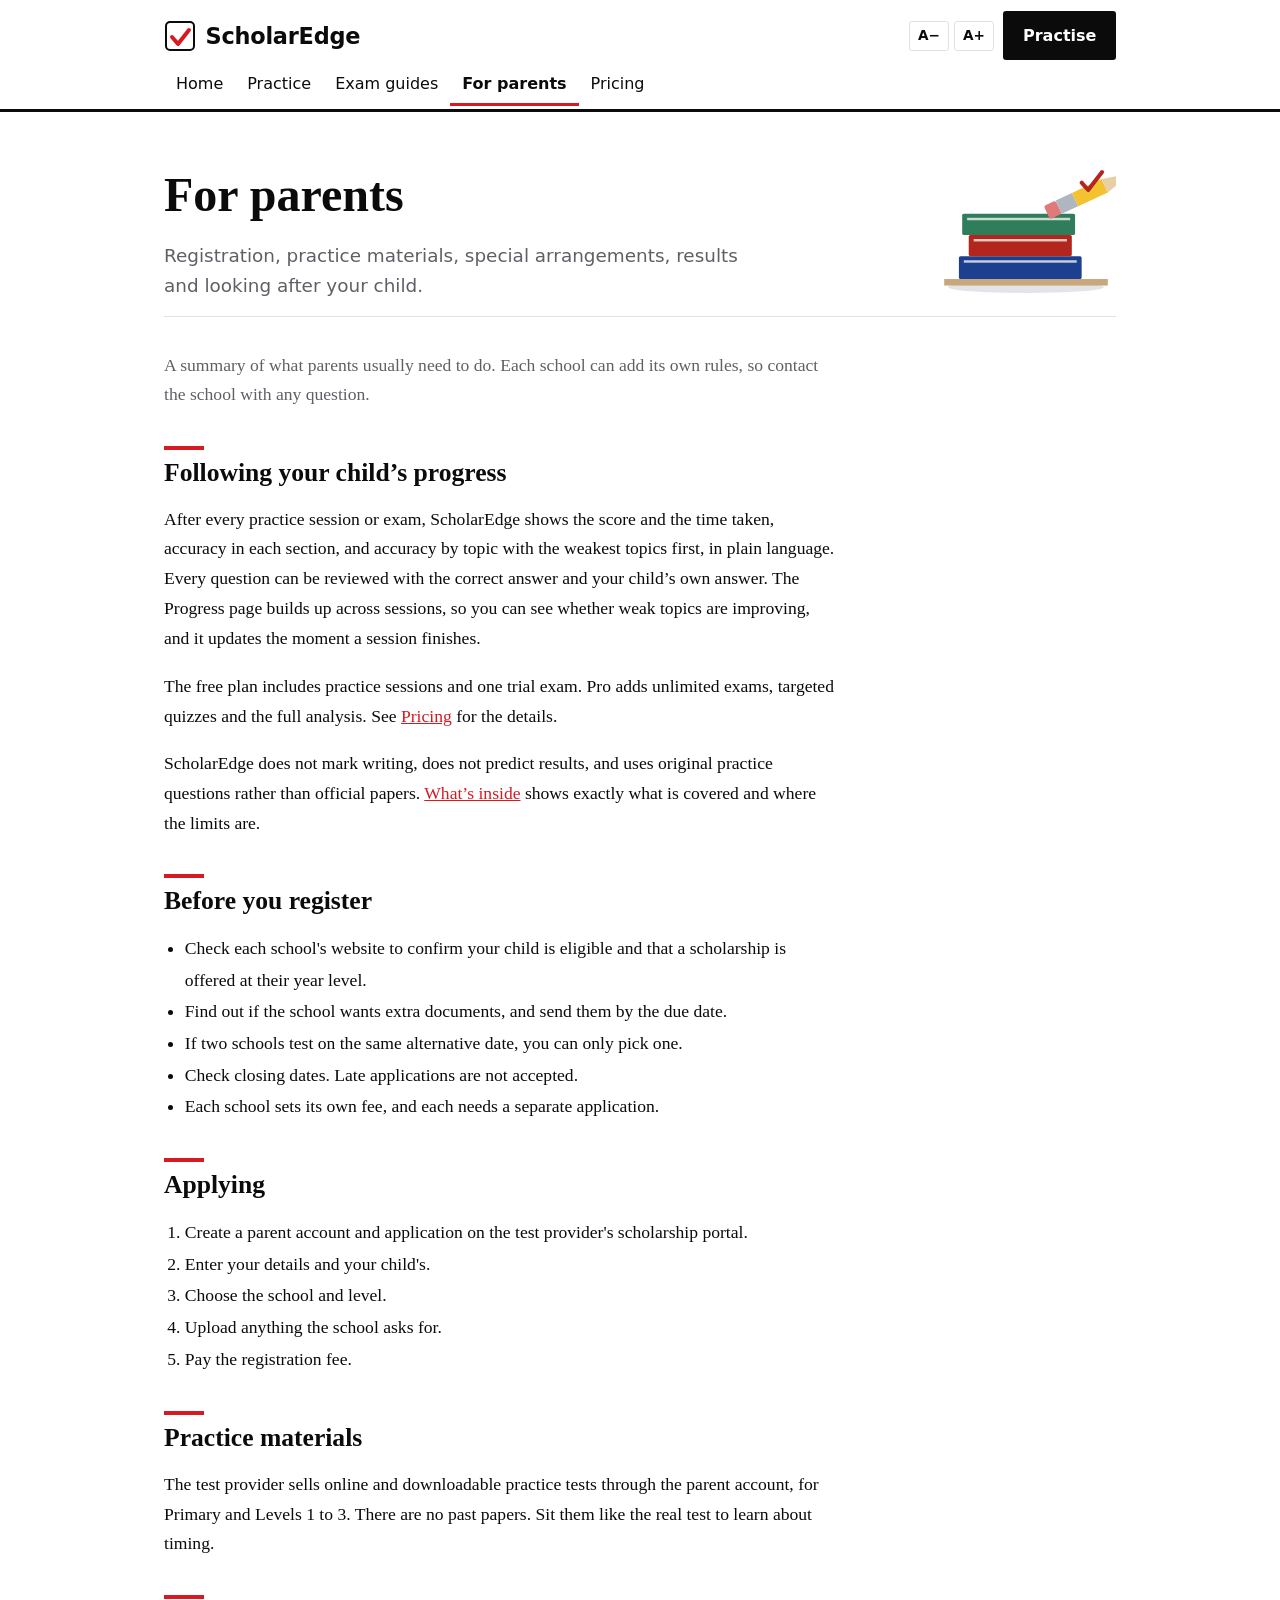
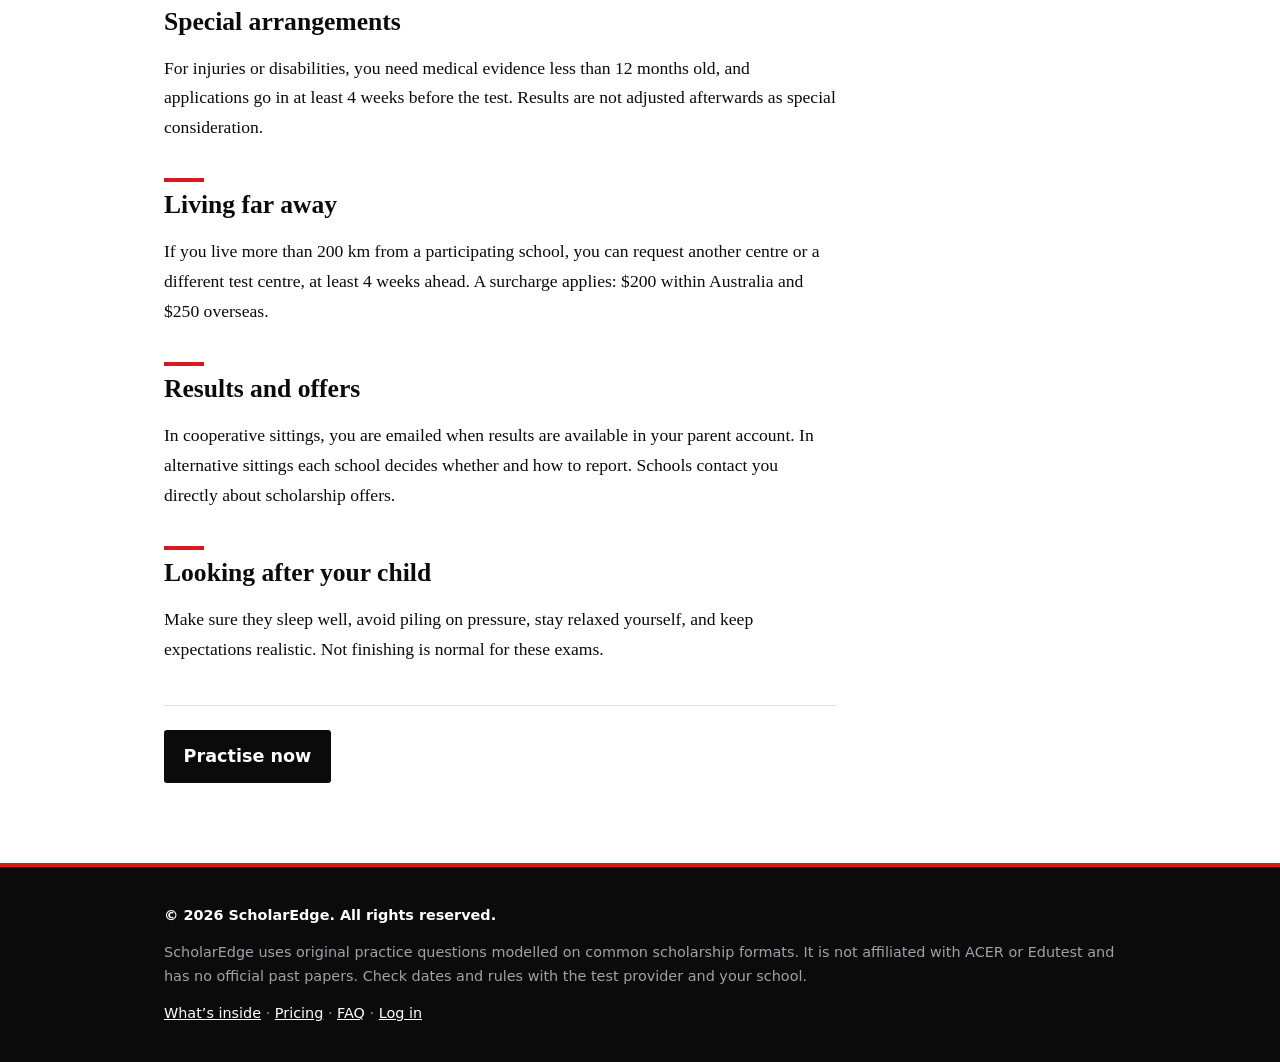
<file: parents.html>
<!DOCTYPE html><html lang="en-AU"><head><meta charset="utf-8"><meta name="viewport" content="width=device-width,initial-scale=1"><title>For parents - ScholarEdge</title><meta name="description" content="Registration, practice materials, special arrangements, results and looking after your child."><meta property="og:title" content="For parents - ScholarEdge"><meta property="og:description" content="Registration, practice materials, special arrangements, results and looking after your child."><meta name="theme-color" content="#0b0b0c"><meta http-equiv="Content-Security-Policy" content="default-src 'none'; script-src 'self' 'unsafe-inline'; style-src 'self' 'unsafe-inline'; img-src 'self' data:; connect-src https://ukjnhyumzsazdkqpvpqp.supabase.co; base-uri 'none'; form-action 'none'"><meta name="referrer" content="no-referrer"><link rel="icon" href="logo.svg" type="image/svg+xml"><link rel="stylesheet" href="styles.css"><script src="site.js"></script></head><body><a class="skip" href="#main">Skip to content</a><header class="top"><div class="wrap"><a class="brand" href="index.html"><img src="logo.svg" alt="" width="32" height="32"><span>ScholarEdge</span></a><span class="tools"><span id="fz"><button onclick="fz(-1)" aria-label="Smaller text">A−</button> <button onclick="fz(1)" aria-label="Larger text">A+</button></span><a class="btn" href="app.html">Practise</a></span><nav class="menu" aria-label="Main"><a href="index.html">Home</a><a href="app.html">Practice</a><a href="guide.html">Exam guides</a><a href="parents.html" aria-current="page">For parents</a><a href="pricing.html">Pricing</a></nav></div></header><main id="main" class="wrap"><div class="pagehead"><div><h1>For parents</h1><p>Registration, practice materials, special arrangements, results and looking after your child.</p></div><img src="books.svg" alt="A stack of books" width="180" height="147"></div><article class="prose"><p class=m>A summary of what parents usually need to do. Each school can add its own rules, so contact the school with any question.</p><h2>Following your child&rsquo;s progress</h2><p>After every practice session or exam, ScholarEdge shows the score and the time taken, accuracy in each section, and accuracy by topic with the weakest topics first, in plain language. Every question can be reviewed with the correct answer and your child&rsquo;s own answer. The Progress page builds up across sessions, so you can see whether weak topics are improving, and it updates the moment a session finishes.</p><p>The free plan includes practice sessions and one trial exam. Pro adds unlimited exams, targeted quizzes and the full analysis. See <a href="pricing.html">Pricing</a> for the details.</p><p>ScholarEdge does not mark writing, does not predict results, and uses original practice questions rather than official papers. <a href="coverage.html">What&rsquo;s inside</a> shows exactly what is covered and where the limits are.</p>

<h2>Before you register</h2><ul style="line-height:1.8"><li>Check each school's website to confirm your child is eligible and that a scholarship is offered at their year level.</li><li>Find out if the school wants extra documents, and send them by the due date.</li><li>If two schools test on the same alternative date, you can only pick one.</li><li>Check closing dates. Late applications are not accepted.</li><li>Each school sets its own fee, and each needs a separate application.</li></ul>
<h2>Applying</h2><ol style="line-height:1.8"><li>Create a parent account and application on the test provider's scholarship portal.</li><li>Enter your details and your child's.</li><li>Choose the school and level.</li><li>Upload anything the school asks for.</li><li>Pay the registration fee.</li></ol>
<h2>Practice materials</h2><p>The test provider sells online and downloadable practice tests through the parent account, for Primary and Levels 1 to 3. There are no past papers. Sit them like the real test to learn about timing.</p>
<h2>Special arrangements</h2><p>For injuries or disabilities, you need medical evidence less than 12 months old, and applications go in at least 4 weeks before the test. Results are not adjusted afterwards as special consideration.</p>
<h2>Living far away</h2><p>If you live more than 200 km from a participating school, you can request another centre or a different test centre, at least 4 weeks ahead. A surcharge applies: $200 within Australia and $250 overseas.</p>
<h2>Results and offers</h2><p>In cooperative sittings, you are emailed when results are available in your parent account. In alternative sittings each school decides whether and how to report. Schools contact you directly about scholarship offers.</p>
<h2>Looking after your child</h2><p>Make sure they sleep well, avoid piling on pressure, stay relaxed yourself, and keep expectations realistic. Not finishing is normal for these exams.</p>
<div class="cta"><a class="btn" href="app.html">Practise now</a></div></article></main><footer class="foot"><div class="wrap"><p><b>&copy; 2026 ScholarEdge. All rights reserved.</b></p><p>ScholarEdge uses original practice questions modelled on common scholarship formats. It is not affiliated with ACER or Edutest and has no official past papers. Check dates and rules with the test provider and your school.</p><p><a href="coverage.html">What&rsquo;s inside</a> &middot; <a href="pricing.html">Pricing</a> &middot; <a href="faq.html">FAQ</a> &middot; <a href="app.html">Log in</a></p></div></footer></body></html>
</file>
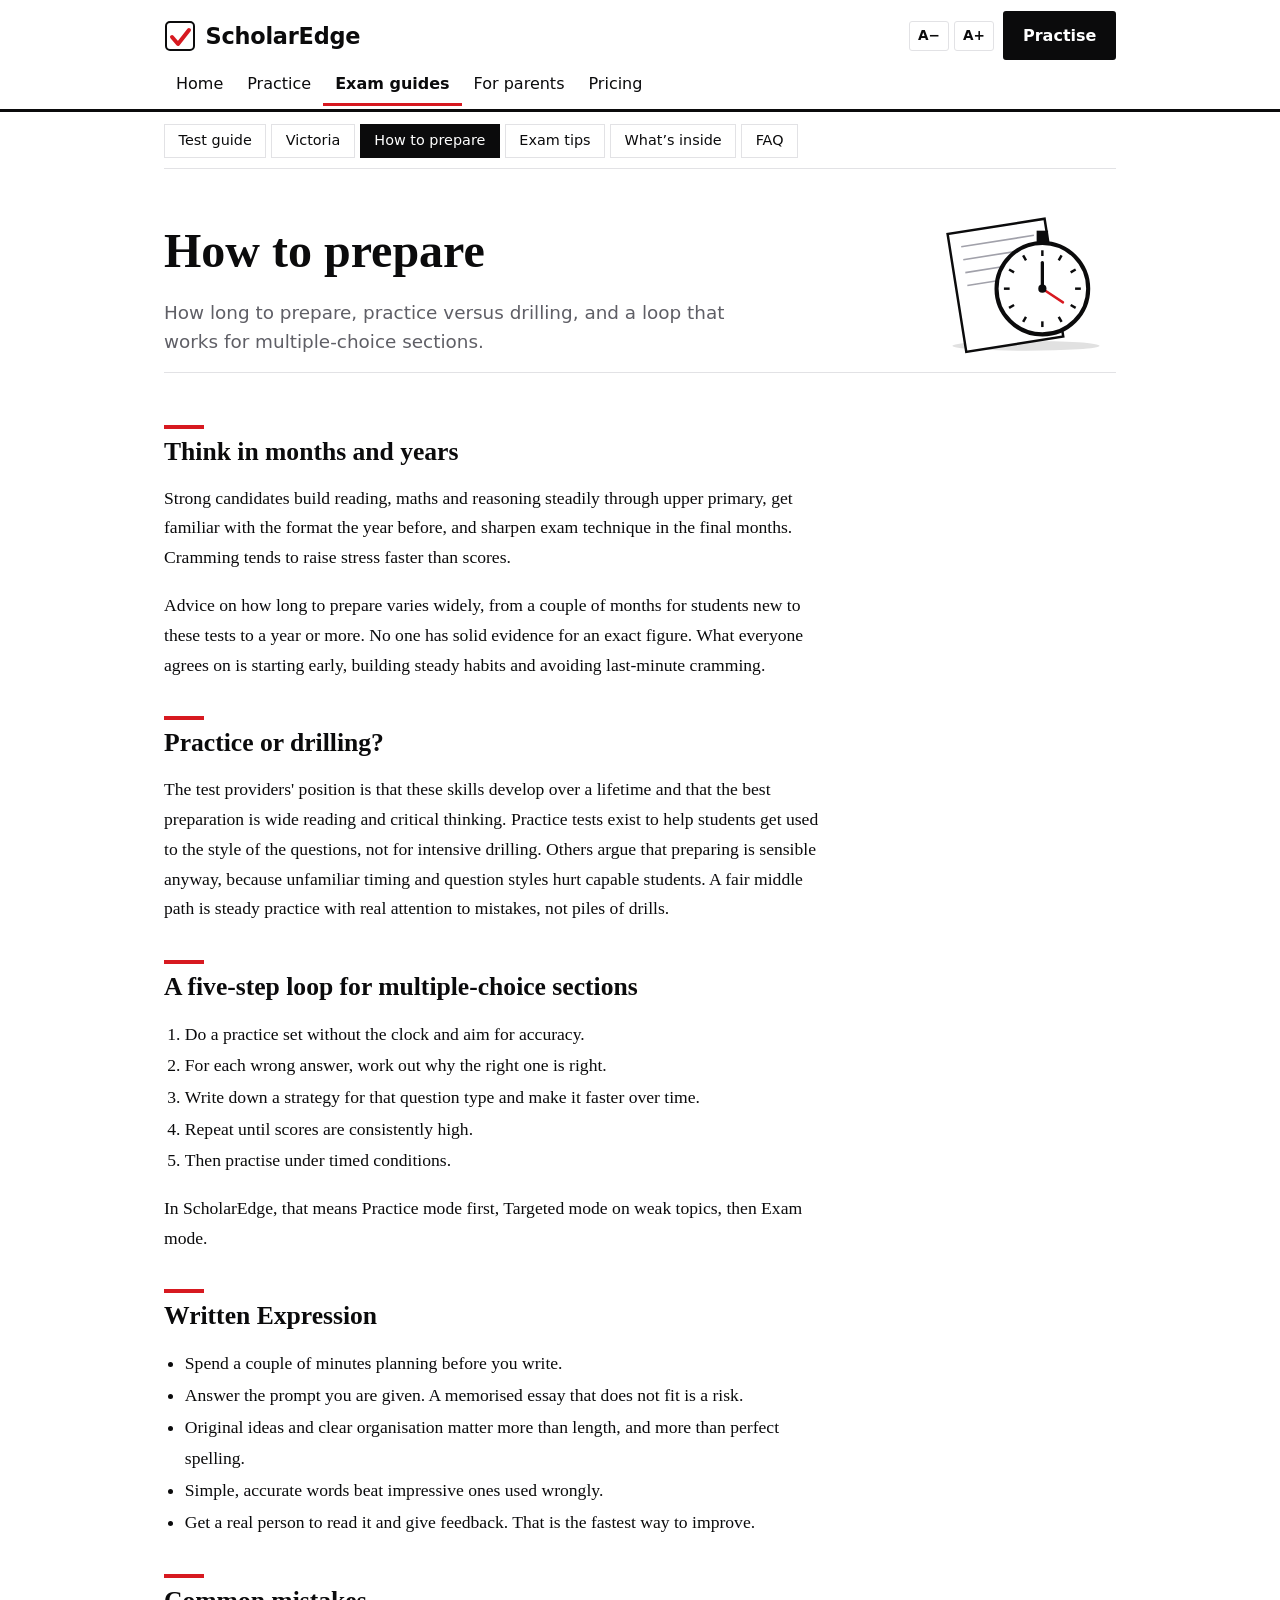
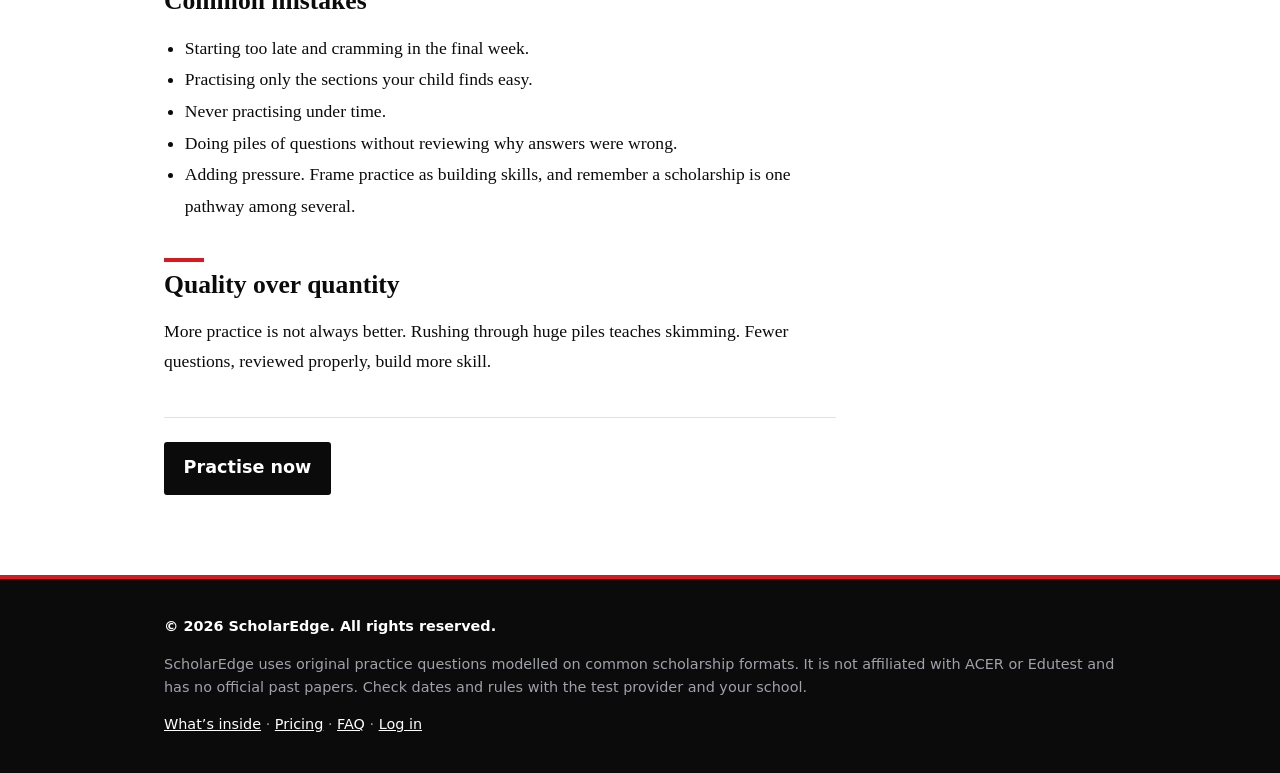
<file: prepare.html>
<!DOCTYPE html><html lang="en-AU"><head><meta charset="utf-8"><meta name="viewport" content="width=device-width,initial-scale=1"><title>How to prepare - ScholarEdge</title><meta name="description" content="How long to prepare, practice versus drilling, and a loop that works for multiple-choice sections."><meta property="og:title" content="How to prepare - ScholarEdge"><meta property="og:description" content="How long to prepare, practice versus drilling, and a loop that works for multiple-choice sections."><meta name="theme-color" content="#0b0b0c"><meta http-equiv="Content-Security-Policy" content="default-src 'none'; script-src 'self' 'unsafe-inline'; style-src 'self' 'unsafe-inline'; img-src 'self' data:; connect-src https://ukjnhyumzsazdkqpvpqp.supabase.co; base-uri 'none'; form-action 'none'"><meta name="referrer" content="no-referrer"><link rel="icon" href="logo.svg" type="image/svg+xml"><link rel="stylesheet" href="styles.css"><script src="site.js"></script></head><body><a class="skip" href="#main">Skip to content</a><header class="top"><div class="wrap"><a class="brand" href="index.html"><img src="logo.svg" alt="" width="32" height="32"><span>ScholarEdge</span></a><span class="tools"><span id="fz"><button onclick="fz(-1)" aria-label="Smaller text">A−</button> <button onclick="fz(1)" aria-label="Larger text">A+</button></span><a class="btn" href="app.html">Practise</a></span><nav class="menu" aria-label="Main"><a href="index.html">Home</a><a href="app.html">Practice</a><a href="guide.html" aria-current="page">Exam guides</a><a href="parents.html">For parents</a><a href="pricing.html">Pricing</a></nav></div></header><main id="main" class="wrap"><nav class="subnav" aria-label="Exam guides"><a href="guide.html">Test guide</a><a href="victoria.html">Victoria</a><a href="prepare.html" aria-current="page">How to prepare</a><a href="tips.html">Exam tips</a><a href="coverage.html">What&rsquo;s inside</a><a href="faq.html">FAQ</a></nav><div class="pagehead"><div><h1>How to prepare</h1><p>How long to prepare, practice versus drilling, and a loop that works for multiple-choice sections.</p></div><img src="clock.svg" alt="A stopwatch on top of a sheet of paper" width="180" height="147"></div><article class="prose"><h2>Think in months and years</h2><p>Strong candidates build reading, maths and reasoning steadily through upper primary, get familiar with the format the year before, and sharpen exam technique in the final months. Cramming tends to raise stress faster than scores.</p>
<p>Advice on how long to prepare varies widely, from a couple of months for students new to these tests to a year or more. No one has solid evidence for an exact figure. What everyone agrees on is starting early, building steady habits and avoiding last-minute cramming.</p>
<h2>Practice or drilling?</h2><p>The test providers' position is that these skills develop over a lifetime and that the best preparation is wide reading and critical thinking. Practice tests exist to help students get used to the style of the questions, not for intensive drilling. Others argue that preparing is sensible anyway, because unfamiliar timing and question styles hurt capable students. A fair middle path is steady practice with real attention to mistakes, not piles of drills.</p>
<h2>A five-step loop for multiple-choice sections</h2><ol style="line-height:1.8"><li>Do a practice set without the clock and aim for accuracy.</li><li>For each wrong answer, work out why the right one is right.</li><li>Write down a strategy for that question type and make it faster over time.</li><li>Repeat until scores are consistently high.</li><li>Then practise under timed conditions.</li></ol><p>In ScholarEdge, that means Practice mode first, Targeted mode on weak topics, then Exam mode.</p>
<h2>Written Expression</h2><ul style="line-height:1.8"><li>Spend a couple of minutes planning before you write.</li><li>Answer the prompt you are given. A memorised essay that does not fit is a risk.</li><li>Original ideas and clear organisation matter more than length, and more than perfect spelling.</li><li>Simple, accurate words beat impressive ones used wrongly.</li><li>Get a real person to read it and give feedback. That is the fastest way to improve.</li></ul>
<h2>Common mistakes</h2><ul style="line-height:1.8"><li>Starting too late and cramming in the final week.</li><li>Practising only the sections your child finds easy.</li><li>Never practising under time.</li><li>Doing piles of questions without reviewing why answers were wrong.</li><li>Adding pressure. Frame practice as building skills, and remember a scholarship is one pathway among several.</li></ul>
<h2>Quality over quantity</h2><p>More practice is not always better. Rushing through huge piles teaches skimming. Fewer questions, reviewed properly, build more skill.</p>
<div class="cta"><a class="btn" href="app.html">Practise now</a></div></article></main><footer class="foot"><div class="wrap"><p><b>&copy; 2026 ScholarEdge. All rights reserved.</b></p><p>ScholarEdge uses original practice questions modelled on common scholarship formats. It is not affiliated with ACER or Edutest and has no official past papers. Check dates and rules with the test provider and your school.</p><p><a href="coverage.html">What&rsquo;s inside</a> &middot; <a href="pricing.html">Pricing</a> &middot; <a href="faq.html">FAQ</a> &middot; <a href="app.html">Log in</a></p></div></footer></body></html>
</file>
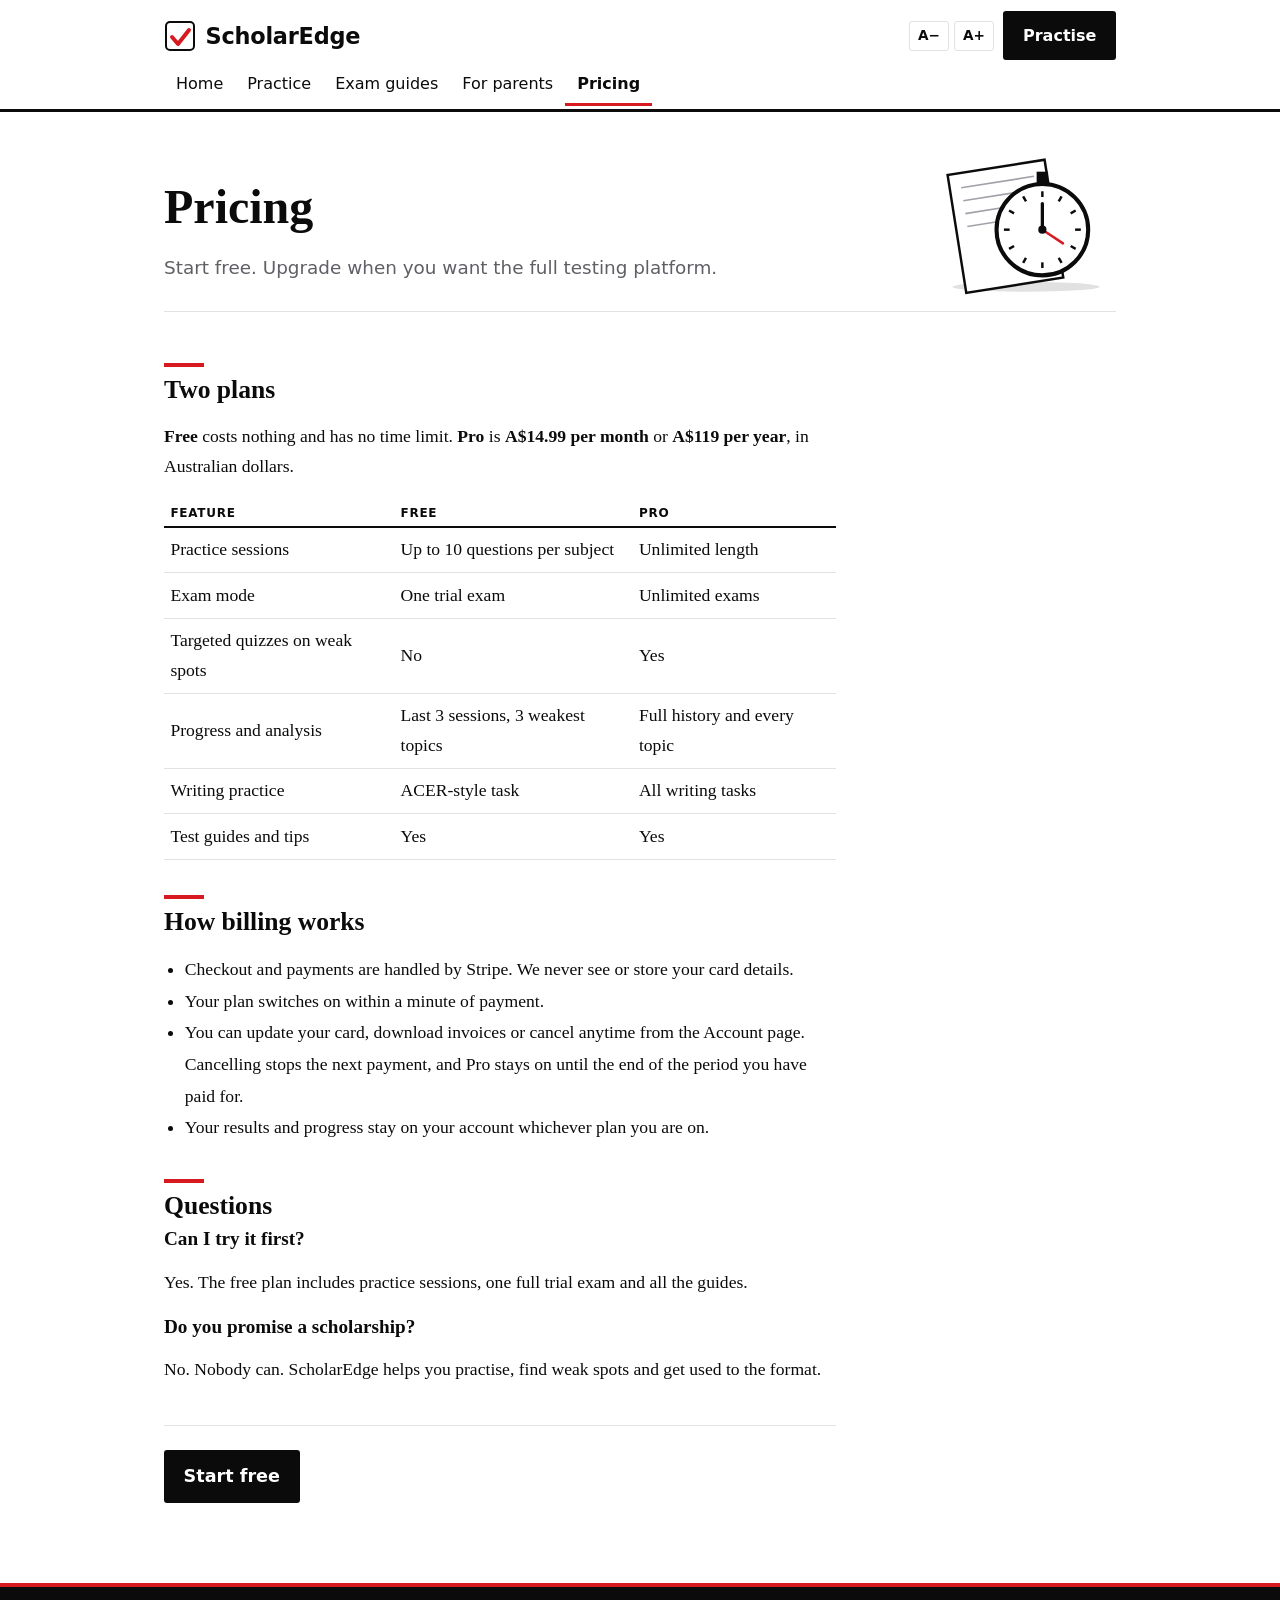
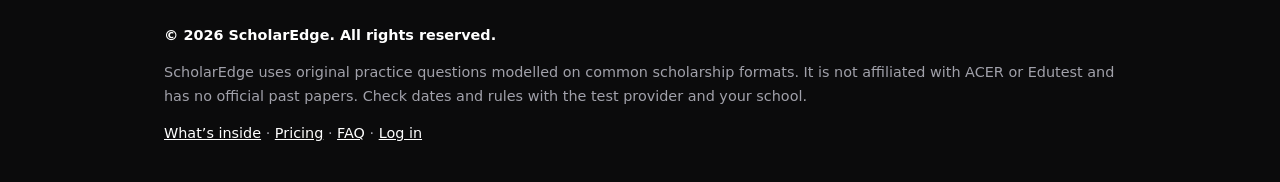
<file: pricing.html>
<!DOCTYPE html><html lang="en-AU"><head><meta charset="utf-8"><meta name="viewport" content="width=device-width,initial-scale=1"><title>Pricing - ScholarEdge</title><meta name="description" content="Start free. Upgrade to ScholarEdge Pro for unlimited exams, targeted quizzes, full progress analysis and every writing task."><meta property="og:title" content="Pricing - ScholarEdge"><meta property="og:description" content="Start free. Upgrade for the full testing platform."><meta name="theme-color" content="#0b0b0c"><meta http-equiv="Content-Security-Policy" content="default-src 'none'; script-src 'self' 'unsafe-inline'; style-src 'self' 'unsafe-inline'; img-src 'self' data:; connect-src https://ukjnhyumzsazdkqpvpqp.supabase.co; base-uri 'none'; form-action 'none'"><meta name="referrer" content="no-referrer"><link rel="icon" href="logo.svg" type="image/svg+xml"><link rel="stylesheet" href="styles.css"><script src="site.js"></script></head><body><a class="skip" href="#main">Skip to content</a><header class="top"><div class="wrap"><a class="brand" href="index.html"><img src="logo.svg" alt="" width="32" height="32"><span>ScholarEdge</span></a><span class="tools"><span id="fz"><button onclick="fz(-1)" aria-label="Smaller text">A−</button> <button onclick="fz(1)" aria-label="Larger text">A+</button></span><a class="btn" href="app.html">Practise</a></span><nav class="menu" aria-label="Main"><a href="index.html">Home</a><a href="app.html">Practice</a><a href="guide.html">Exam guides</a><a href="parents.html">For parents</a><a href="pricing.html" aria-current="page">Pricing</a></nav></div></header><main id="main" class="wrap"><div class="pagehead"><div><h1>Pricing</h1><p>Start free. Upgrade when you want the full testing platform.</p></div><img src="clock.svg" alt="A stopwatch on top of a sheet of paper" width="180" height="147"></div><article class="prose"><h2>Two plans</h2><p><b>Free</b> costs nothing and has no time limit. <b>Pro</b> is <b>A$14.99 per month</b> or <b>A$119 per year</b>, in Australian dollars.</p><div style="overflow-x:auto"><table><tr><th>Feature<th>Free<th>Pro<tr><td>Practice sessions<td>Up to 10 questions per subject<td>Unlimited length<tr><td>Exam mode<td>One trial exam<td>Unlimited exams<tr><td>Targeted quizzes on weak spots<td>No<td>Yes<tr><td>Progress and analysis<td>Last 3 sessions, 3 weakest topics<td>Full history and every topic<tr><td>Writing practice<td>ACER-style task<td>All writing tasks<tr><td>Test guides and tips<td>Yes<td>Yes</table></div>
<h2>How billing works</h2><ul style="line-height:1.8"><li>Checkout and payments are handled by Stripe. We never see or store your card details.</li><li>Your plan switches on within a minute of payment.</li><li>You can update your card, download invoices or cancel anytime from the Account page. Cancelling stops the next payment, and Pro stays on until the end of the period you have paid for.</li><li>Your results and progress stay on your account whichever plan you are on.</li></ul>
<h2>Questions</h2><h3>Can I try it first?</h3><p>Yes. The free plan includes practice sessions, one full trial exam and all the guides.</p><h3>Do you promise a scholarship?</h3><p>No. Nobody can. ScholarEdge helps you practise, find weak spots and get used to the format.</p>
<div class="cta"><a class="btn" href="app.html">Start free</a></div></article></main><footer class="foot"><div class="wrap"><p><b>&copy; 2026 ScholarEdge. All rights reserved.</b></p><p>ScholarEdge uses original practice questions modelled on common scholarship formats. It is not affiliated with ACER or Edutest and has no official past papers. Check dates and rules with the test provider and your school.</p><p><a href="coverage.html">What&rsquo;s inside</a> &middot; <a href="pricing.html">Pricing</a> &middot; <a href="faq.html">FAQ</a> &middot; <a href="app.html">Log in</a></p></div></footer></body></html>
</file>
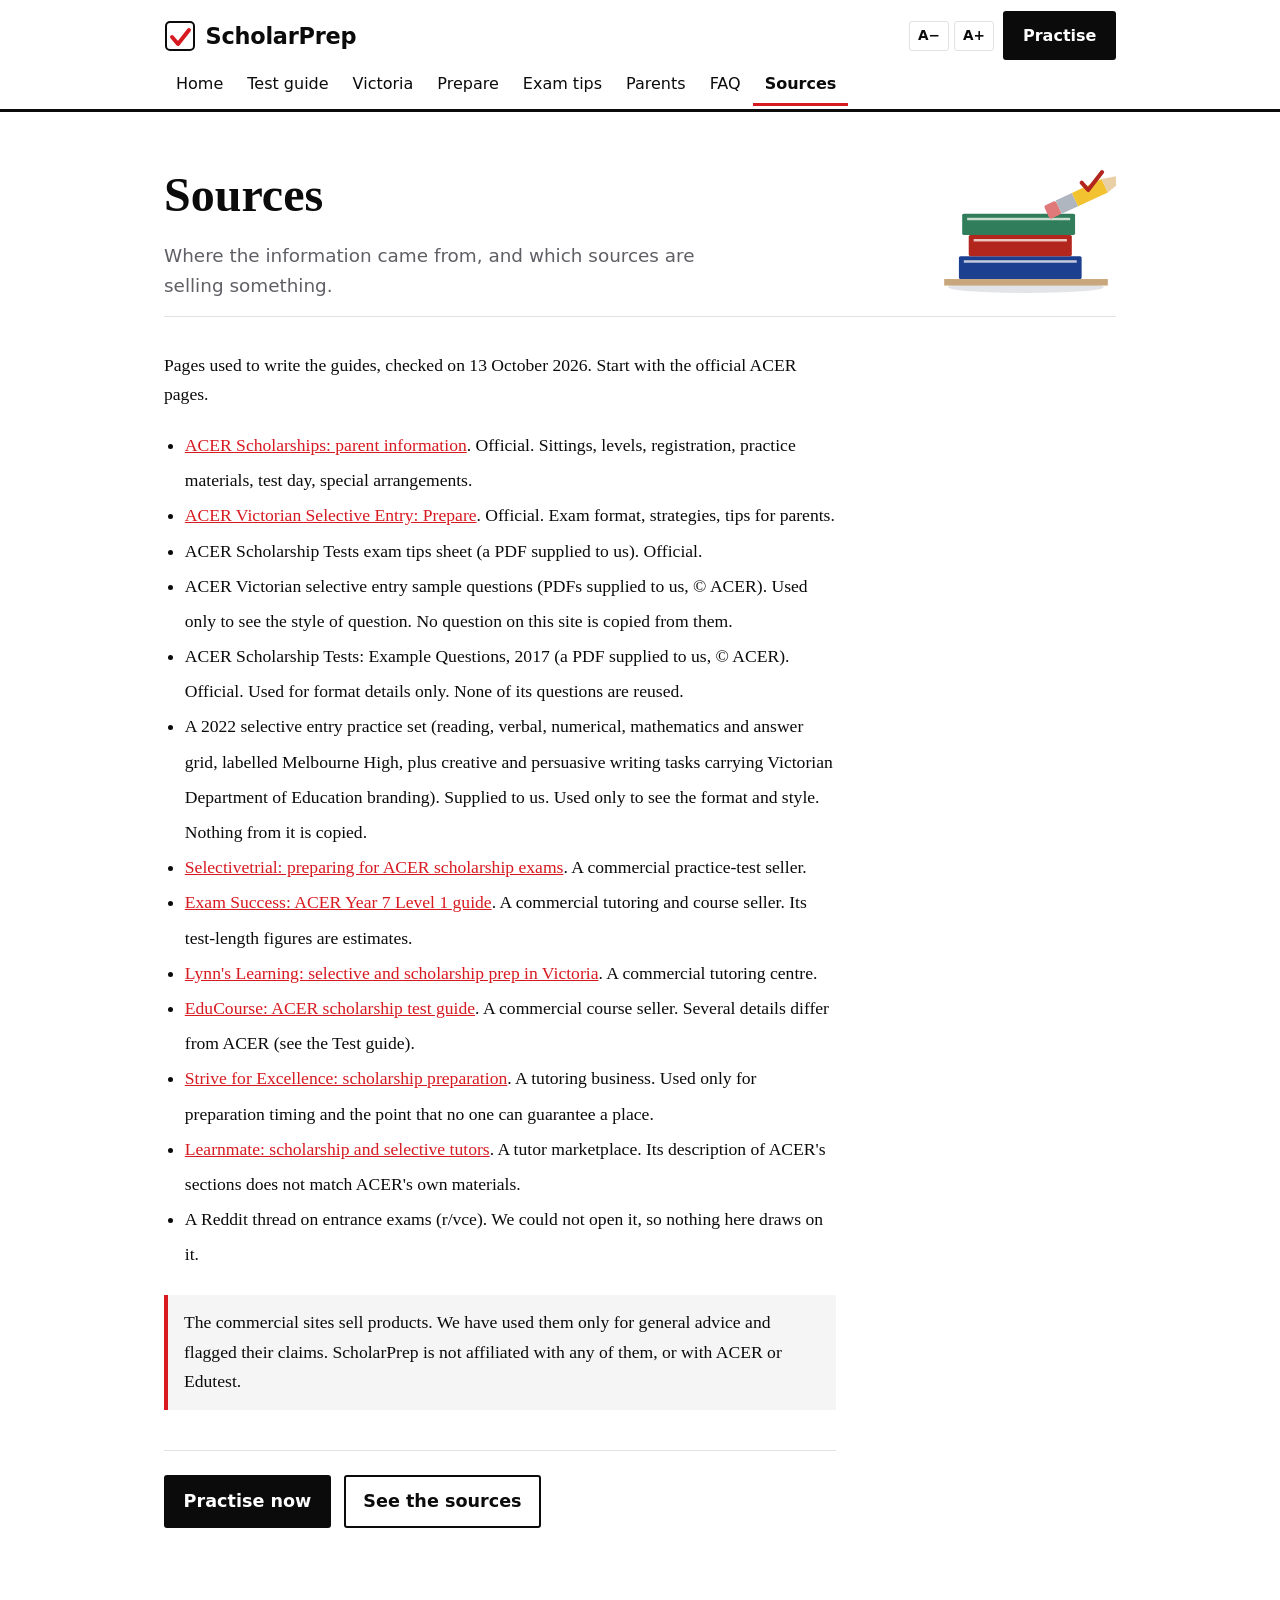
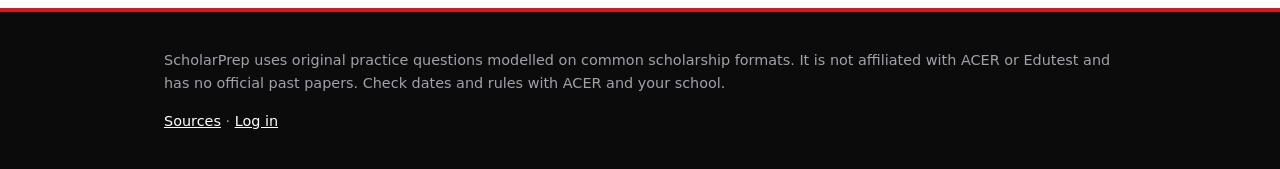
<file: sources.html>
<!DOCTYPE html><html lang="en-AU"><head><meta charset="utf-8"><meta name="viewport" content="width=device-width,initial-scale=1"><title>Sources - ScholarPrep</title><meta name="description" content="Where the information came from, and which sources are selling something."><meta property="og:title" content="Sources - ScholarPrep"><meta property="og:description" content="Where the information came from, and which sources are selling something."><meta name="theme-color" content="#1d3f8f"><meta http-equiv="Content-Security-Policy" content="default-src 'none'; script-src 'self' 'unsafe-inline'; style-src 'self' 'unsafe-inline'; img-src 'self' data:; connect-src https://ukjnhyumzsazdkqpvpqp.supabase.co; base-uri 'none'; form-action 'none'"><meta name="referrer" content="no-referrer"><link rel="icon" href="logo.svg" type="image/svg+xml"><link rel="stylesheet" href="styles.css"><script src="site.js"></script></head><body><header class="top"><div class="wrap"><a class="brand" href="index.html"><img src="logo.svg" alt="" width="32" height="32"><span>ScholarPrep</span></a><span class="tools"><span id="fz"><button onclick="fz(-1)" aria-label="Smaller text">A−</button> <button onclick="fz(1)" aria-label="Larger text">A+</button></span><a class="btn" href="app.html">Practise</a></span><nav class="menu" aria-label="Main"><a href="index.html">Home</a><a href="guide.html">Test guide</a><a href="victoria.html">Victoria</a><a href="prepare.html">Prepare</a><a href="tips.html">Exam tips</a><a href="parents.html">Parents</a><a href="faq.html">FAQ</a><a href="sources.html" aria-current="page">Sources</a></nav></div></header><main class="wrap"><div class="pagehead"><div><h1>Sources</h1><p>Where the information came from, and which sources are selling something.</p></div><img src="books.svg" alt="A stack of books" width="180" height="147"></div><article class="prose"><p>Pages used to write the guides, checked on 13 October 2026. Start with the official ACER pages.</p><ul style="line-height:2"><li><a href="https://www.acer.org/au/scholarships/parents" target="_blank" rel="noopener noreferrer">ACER Scholarships: parent information</a>. Official. Sittings, levels, registration, practice materials, test day, special arrangements.</li><li><a href="https://selectiveentry.acer.org/vic/prepare" target="_blank" rel="noopener noreferrer">ACER Victorian Selective Entry: Prepare</a>. Official. Exam format, strategies, tips for parents.</li><li>ACER Scholarship Tests exam tips sheet (a PDF supplied to us). Official.</li><li>ACER Victorian selective entry sample questions (PDFs supplied to us, &copy; ACER). Used only to see the style of question. No question on this site is copied from them.</li><li>ACER Scholarship Tests: Example Questions, 2017 (a PDF supplied to us, &copy; ACER). Official. Used for format details only. None of its questions are reused.</li><li>A 2022 selective entry practice set (reading, verbal, numerical, mathematics and answer grid, labelled Melbourne High, plus creative and persuasive writing tasks carrying Victorian Department of Education branding). Supplied to us. Used only to see the format and style. Nothing from it is copied.</li><li><a href="https://selectivetrial.com.au/how-to-prepare-for-acer-scholarship-exams/" target="_blank" rel="noopener noreferrer">Selectivetrial: preparing for ACER scholarship exams</a>. A commercial practice-test seller.</li><li><a href="https://www.examsuccess.com.au/acer-scholarship-yr-7-level-1-test-preparation" target="_blank" rel="noopener noreferrer">Exam Success: ACER Year 7 Level 1 guide</a>. A commercial tutoring and course seller. Its test-length figures are estimates.</li><li><a href="https://lynnslearning.com.au/blog/selective-scholarship-prep-victoria" target="_blank" rel="noopener noreferrer">Lynn's Learning: selective and scholarship prep in Victoria</a>. A commercial tutoring centre.</li><li><a href="https://insights.educourse.com.au/complete-guide-acer-scholarship-test/" target="_blank" rel="noopener noreferrer">EduCourse: ACER scholarship test guide</a>. A commercial course seller. Several details differ from ACER (see the Test guide).</li><li><a href="https://striveforexcellence.com.au/scholarship-preparation/" target="_blank" rel="noopener noreferrer">Strive for Excellence: scholarship preparation</a>. A tutoring business. Used only for preparation timing and the point that no one can guarantee a place.</li><li><a href="https://learnmate.com.au/tutors/scholarship-selective-school-test-exam-tutors/" target="_blank" rel="noopener noreferrer">Learnmate: scholarship and selective tutors</a>. A tutor marketplace. Its description of ACER's sections does not match ACER's own materials.</li><li>A Reddit thread on entrance exams (r/vce). We could not open it, so nothing here draws on it.</li></ul><div class=note>The commercial sites sell products. We have used them only for general advice and flagged their claims. ScholarPrep is not affiliated with any of them, or with ACER or Edutest.</div><div class="cta"><a class="btn" href="app.html">Practise now</a><a class="btn2" href="sources.html">See the sources</a></div></article></main><footer class="foot"><div class="wrap"><p>ScholarPrep uses original practice questions modelled on common scholarship formats. It is not affiliated with ACER or Edutest and has no official past papers. Check dates and rules with ACER and your school.</p><p><a href="sources.html">Sources</a> &middot; <a href="app.html">Log in</a></p></div></footer></body></html>
</file>
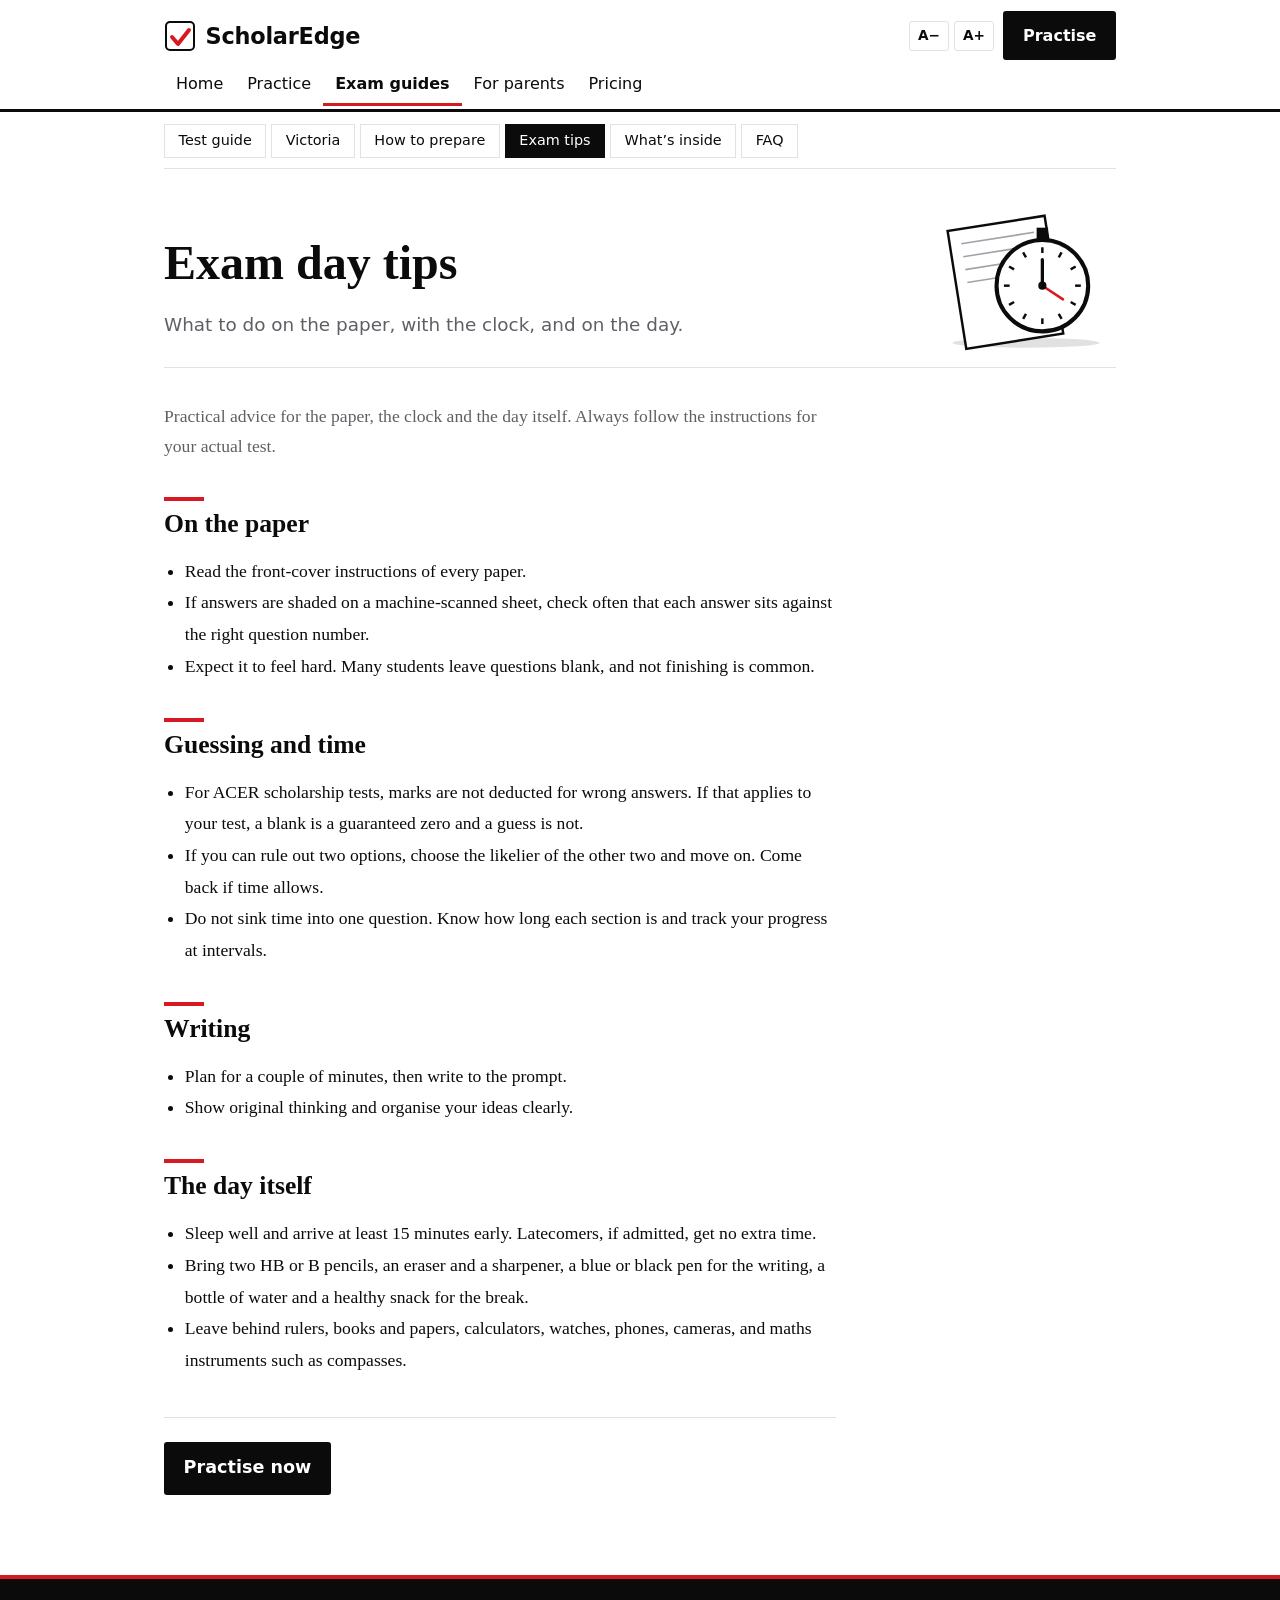
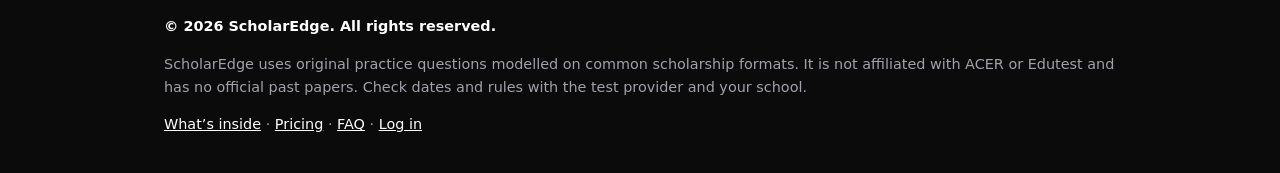
<file: tips.html>
<!DOCTYPE html><html lang="en-AU"><head><meta charset="utf-8"><meta name="viewport" content="width=device-width,initial-scale=1"><title>Exam day tips - ScholarEdge</title><meta name="description" content="What to do on the paper, with the clock, and on the day."><meta property="og:title" content="Exam day tips - ScholarEdge"><meta property="og:description" content="What to do on the paper, with the clock, and on the day."><meta name="theme-color" content="#0b0b0c"><meta http-equiv="Content-Security-Policy" content="default-src 'none'; script-src 'self' 'unsafe-inline'; style-src 'self' 'unsafe-inline'; img-src 'self' data:; connect-src https://ukjnhyumzsazdkqpvpqp.supabase.co; base-uri 'none'; form-action 'none'"><meta name="referrer" content="no-referrer"><link rel="icon" href="logo.svg" type="image/svg+xml"><link rel="stylesheet" href="styles.css"><script src="site.js"></script></head><body><a class="skip" href="#main">Skip to content</a><header class="top"><div class="wrap"><a class="brand" href="index.html"><img src="logo.svg" alt="" width="32" height="32"><span>ScholarEdge</span></a><span class="tools"><span id="fz"><button onclick="fz(-1)" aria-label="Smaller text">A−</button> <button onclick="fz(1)" aria-label="Larger text">A+</button></span><a class="btn" href="app.html">Practise</a></span><nav class="menu" aria-label="Main"><a href="index.html">Home</a><a href="app.html">Practice</a><a href="guide.html" aria-current="page">Exam guides</a><a href="parents.html">For parents</a><a href="pricing.html">Pricing</a></nav></div></header><main id="main" class="wrap"><nav class="subnav" aria-label="Exam guides"><a href="guide.html">Test guide</a><a href="victoria.html">Victoria</a><a href="prepare.html">How to prepare</a><a href="tips.html" aria-current="page">Exam tips</a><a href="coverage.html">What&rsquo;s inside</a><a href="faq.html">FAQ</a></nav><div class="pagehead"><div><h1>Exam day tips</h1><p>What to do on the paper, with the clock, and on the day.</p></div><img src="clock.svg" alt="A stopwatch on top of a sheet of paper" width="180" height="147"></div><article class="prose"><p class=m>Practical advice for the paper, the clock and the day itself. Always follow the instructions for your actual test.</p>
<h2>On the paper</h2><ul style="line-height:1.8"><li>Read the front-cover instructions of every paper.</li><li>If answers are shaded on a machine-scanned sheet, check often that each answer sits against the right question number.</li><li>Expect it to feel hard. Many students leave questions blank, and not finishing is common.</li></ul>
<h2>Guessing and time</h2><ul style="line-height:1.8"><li>For ACER scholarship tests, marks are not deducted for wrong answers. If that applies to your test, a blank is a guaranteed zero and a guess is not.</li><li>If you can rule out two options, choose the likelier of the other two and move on. Come back if time allows.</li><li>Do not sink time into one question. Know how long each section is and track your progress at intervals.</li></ul>
<h2>Writing</h2><ul style="line-height:1.8"><li>Plan for a couple of minutes, then write to the prompt.</li><li>Show original thinking and organise your ideas clearly.</li></ul>
<h2>The day itself</h2><ul style="line-height:1.8"><li>Sleep well and arrive at least 15 minutes early. Latecomers, if admitted, get no extra time.</li><li>Bring two HB or B pencils, an eraser and a sharpener, a blue or black pen for the writing, a bottle of water and a healthy snack for the break.</li><li>Leave behind rulers, books and papers, calculators, watches, phones, cameras, and maths instruments such as compasses.</li></ul>
<div class="cta"><a class="btn" href="app.html">Practise now</a></div></article></main><footer class="foot"><div class="wrap"><p><b>&copy; 2026 ScholarEdge. All rights reserved.</b></p><p>ScholarEdge uses original practice questions modelled on common scholarship formats. It is not affiliated with ACER or Edutest and has no official past papers. Check dates and rules with the test provider and your school.</p><p><a href="coverage.html">What&rsquo;s inside</a> &middot; <a href="pricing.html">Pricing</a> &middot; <a href="faq.html">FAQ</a> &middot; <a href="app.html">Log in</a></p></div></footer></body></html>
</file>
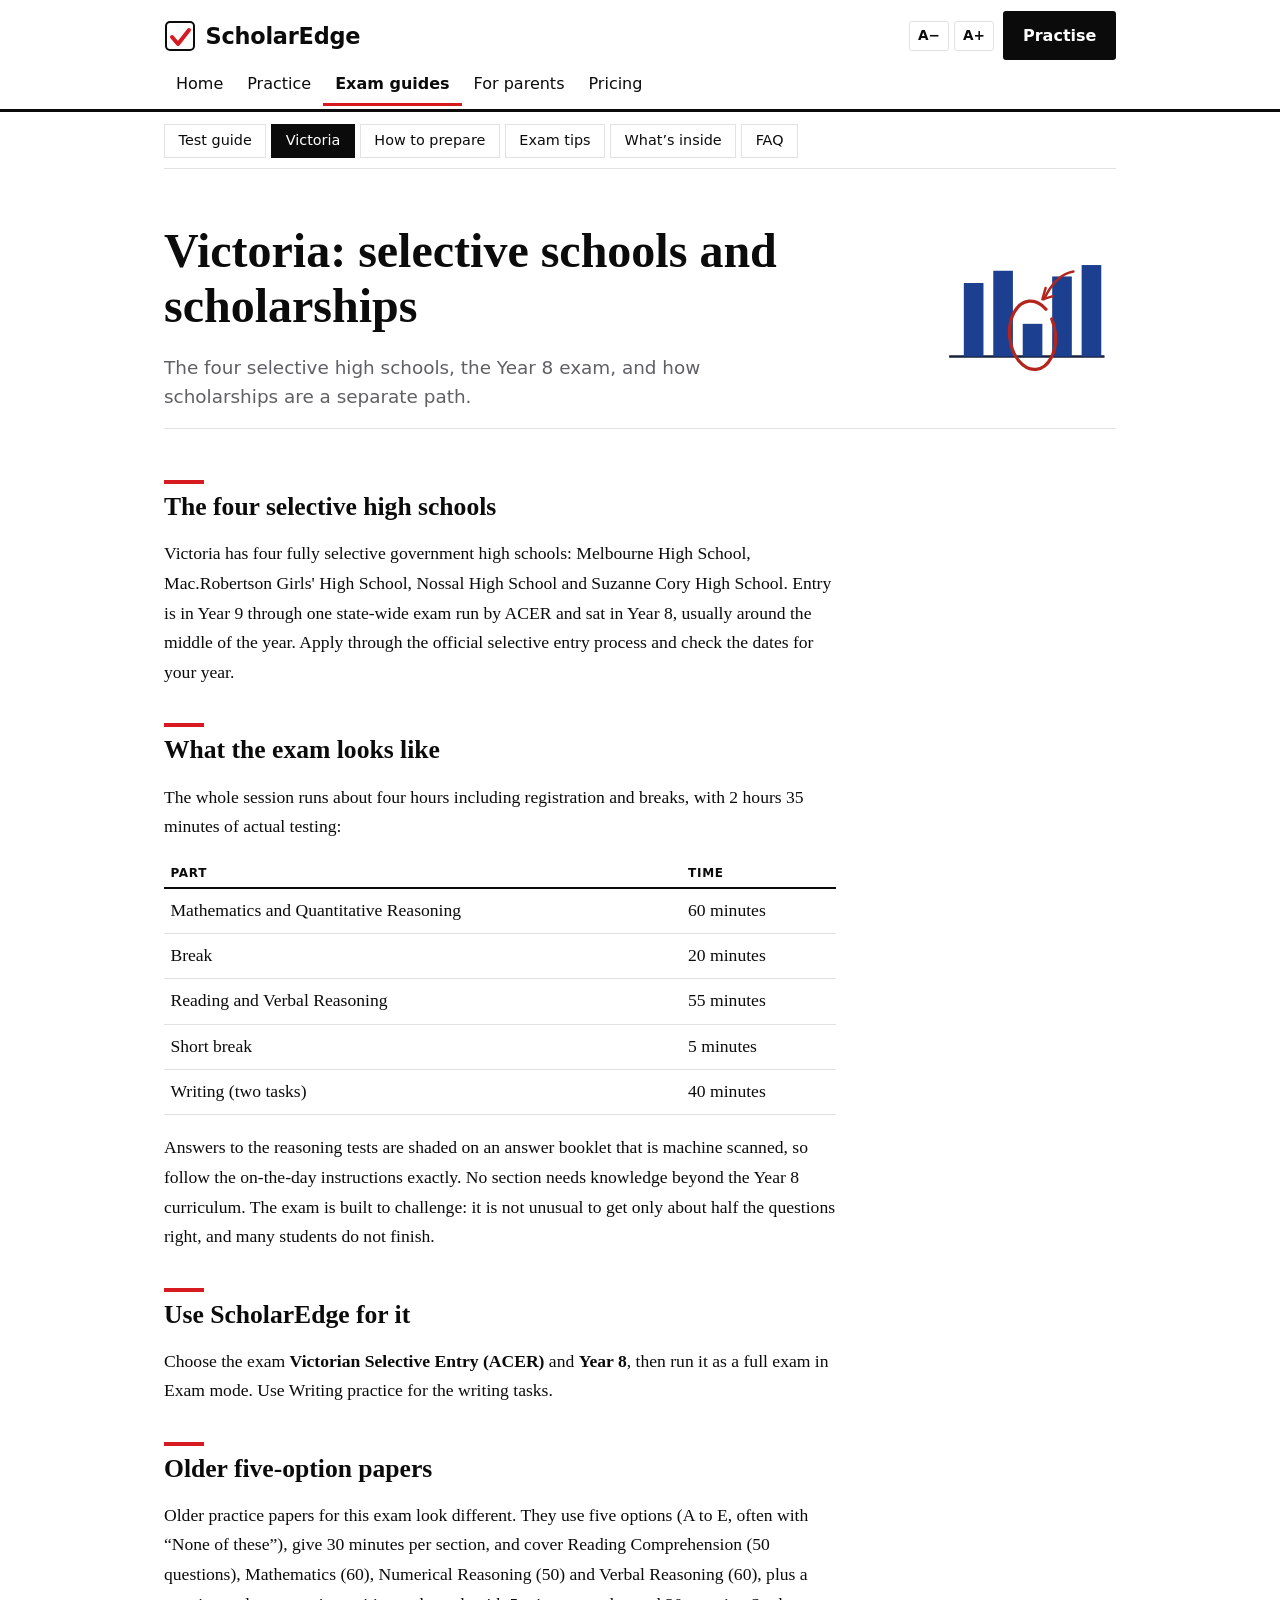
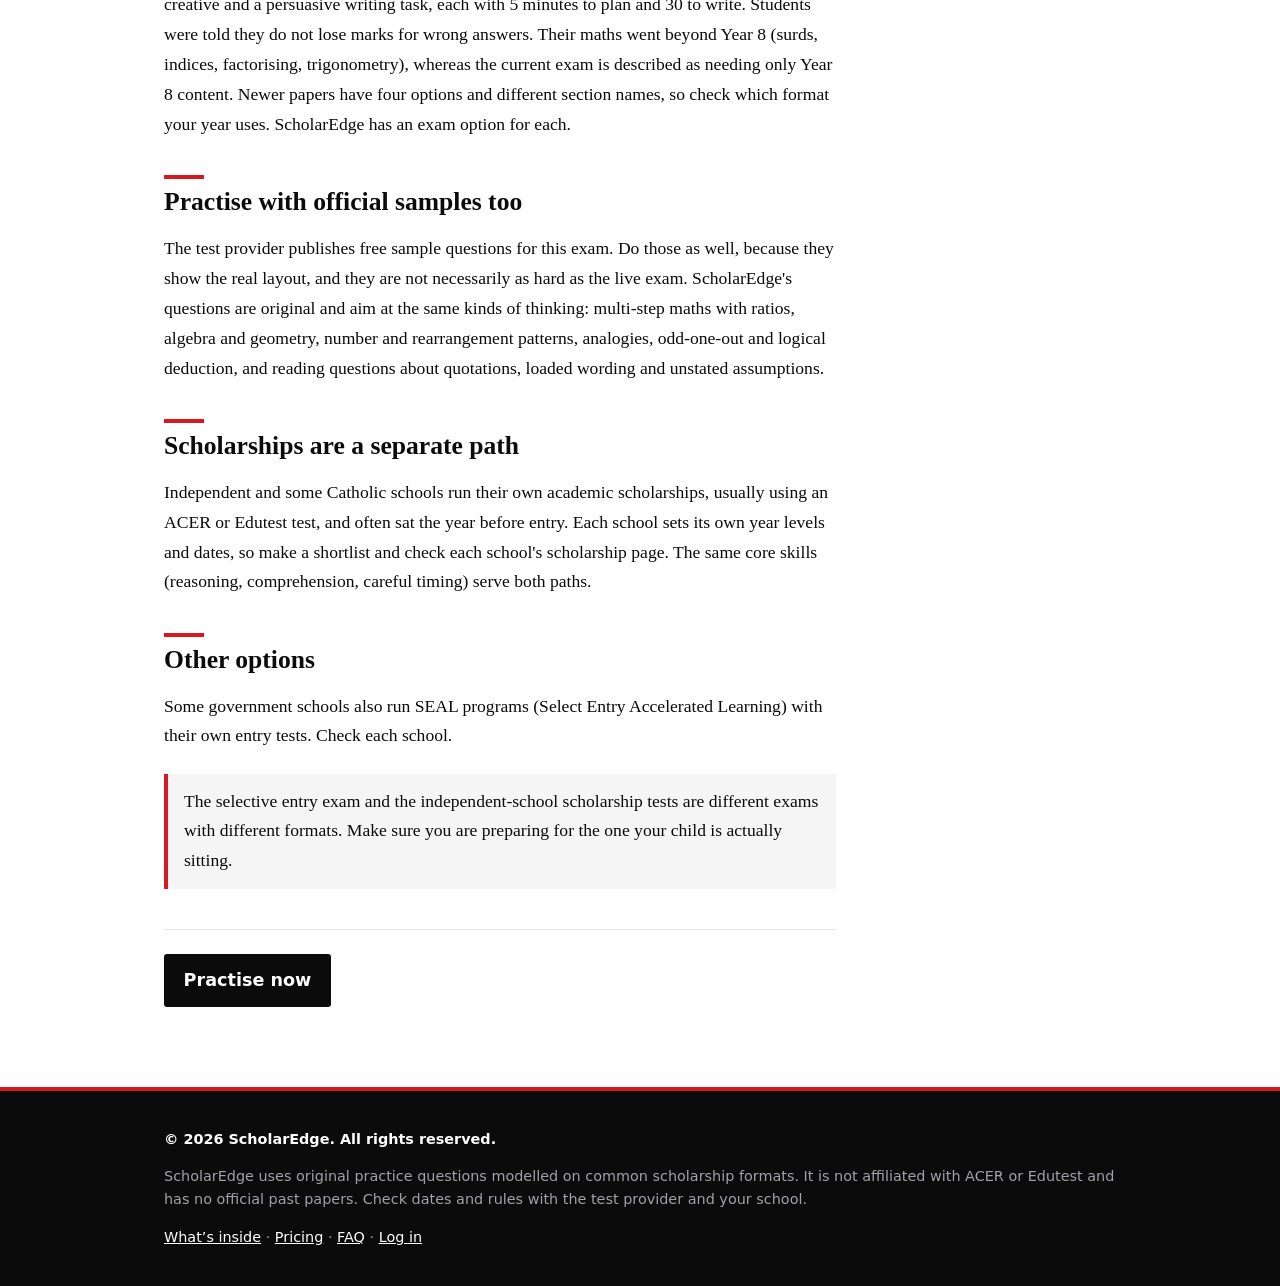
<file: victoria.html>
<!DOCTYPE html><html lang="en-AU"><head><meta charset="utf-8"><meta name="viewport" content="width=device-width,initial-scale=1"><title>Victoria: selective schools and scholarships - ScholarEdge</title><meta name="description" content="The four selective high schools, the Year 8 exam, and how scholarships are a separate path."><meta property="og:title" content="Victoria: selective schools and scholarships - ScholarEdge"><meta property="og:description" content="The four selective high schools, the Year 8 exam, and how scholarships are a separate path."><meta name="theme-color" content="#0b0b0c"><meta http-equiv="Content-Security-Policy" content="default-src 'none'; script-src 'self' 'unsafe-inline'; style-src 'self' 'unsafe-inline'; img-src 'self' data:; connect-src https://ukjnhyumzsazdkqpvpqp.supabase.co; base-uri 'none'; form-action 'none'"><meta name="referrer" content="no-referrer"><link rel="icon" href="logo.svg" type="image/svg+xml"><link rel="stylesheet" href="styles.css"><script src="site.js"></script></head><body><a class="skip" href="#main">Skip to content</a><header class="top"><div class="wrap"><a class="brand" href="index.html"><img src="logo.svg" alt="" width="32" height="32"><span>ScholarEdge</span></a><span class="tools"><span id="fz"><button onclick="fz(-1)" aria-label="Smaller text">A−</button> <button onclick="fz(1)" aria-label="Larger text">A+</button></span><a class="btn" href="app.html">Practise</a></span><nav class="menu" aria-label="Main"><a href="index.html">Home</a><a href="app.html">Practice</a><a href="guide.html" aria-current="page">Exam guides</a><a href="parents.html">For parents</a><a href="pricing.html">Pricing</a></nav></div></header><main id="main" class="wrap"><nav class="subnav" aria-label="Exam guides"><a href="guide.html">Test guide</a><a href="victoria.html" aria-current="page">Victoria</a><a href="prepare.html">How to prepare</a><a href="tips.html">Exam tips</a><a href="coverage.html">What&rsquo;s inside</a><a href="faq.html">FAQ</a></nav><div class="pagehead"><div><h1>Victoria: selective schools and scholarships</h1><p>The four selective high schools, the Year 8 exam, and how scholarships are a separate path.</p></div><img src="chart.svg" alt="A bar chart with one weak bar circled" width="180" height="147"></div><article class="prose"><h2>The four selective high schools</h2><p>Victoria has four fully selective government high schools: Melbourne High School, Mac.Robertson Girls' High School, Nossal High School and Suzanne Cory High School. Entry is in Year 9 through one state-wide exam run by ACER and sat in Year 8, usually around the middle of the year. Apply through the official selective entry process and check the dates for your year.</p>
<h2>What the exam looks like</h2><p>The whole session runs about four hours including registration and breaks, with 2 hours 35 minutes of actual testing:</p><div style="overflow-x:auto"><table><tr><th>Part<th>Time<tr><td>Mathematics and Quantitative Reasoning<td>60 minutes<tr><td>Break<td>20 minutes<tr><td>Reading and Verbal Reasoning<td>55 minutes<tr><td>Short break<td>5 minutes<tr><td>Writing (two tasks)<td>40 minutes</table></div>
<p>Answers to the reasoning tests are shaded on an answer booklet that is machine scanned, so follow the on-the-day instructions exactly. No section needs knowledge beyond the Year 8 curriculum. The exam is built to challenge: it is not unusual to get only about half the questions right, and many students do not finish.</p>
<h2>Use ScholarEdge for it</h2><p>Choose the exam <b>Victorian Selective Entry (ACER)</b> and <b>Year 8</b>, then run it as a full exam in Exam mode. Use Writing practice for the writing tasks.</p>
<h2>Older five-option papers</h2><p>Older practice papers for this exam look different. They use five options (A to E, often with &ldquo;None of these&rdquo;), give 30 minutes per section, and cover Reading Comprehension (50 questions), Mathematics (60), Numerical Reasoning (50) and Verbal Reasoning (60), plus a creative and a persuasive writing task, each with 5 minutes to plan and 30 to write. Students were told they do not lose marks for wrong answers. Their maths went beyond Year 8 (surds, indices, factorising, trigonometry), whereas the current exam is described as needing only Year 8 content. Newer papers have four options and different section names, so check which format your year uses. ScholarEdge has an exam option for each.</p>
<h2>Practise with official samples too</h2><p>The test provider publishes free sample questions for this exam. Do those as well, because they show the real layout, and they are not necessarily as hard as the live exam. ScholarEdge's questions are original and aim at the same kinds of thinking: multi-step maths with ratios, algebra and geometry, number and rearrangement patterns, analogies, odd-one-out and logical deduction, and reading questions about quotations, loaded wording and unstated assumptions.</p>
<h2>Scholarships are a separate path</h2><p>Independent and some Catholic schools run their own academic scholarships, usually using an ACER or Edutest test, and often sat the year before entry. Each school sets its own year levels and dates, so make a shortlist and check each school's scholarship page. The same core skills (reasoning, comprehension, careful timing) serve both paths.</p>
<h2>Other options</h2><p>Some government schools also run SEAL programs (Select Entry Accelerated Learning) with their own entry tests. Check each school.</p>
<div class=note>The selective entry exam and the independent-school scholarship tests are different exams with different formats. Make sure you are preparing for the one your child is actually sitting.</div>
<div class="cta"><a class="btn" href="app.html">Practise now</a></div></article></main><footer class="foot"><div class="wrap"><p><b>&copy; 2026 ScholarEdge. All rights reserved.</b></p><p>ScholarEdge uses original practice questions modelled on common scholarship formats. It is not affiliated with ACER or Edutest and has no official past papers. Check dates and rules with the test provider and your school.</p><p><a href="coverage.html">What&rsquo;s inside</a> &middot; <a href="pricing.html">Pricing</a> &middot; <a href="faq.html">FAQ</a> &middot; <a href="app.html">Log in</a></p></div></footer></body></html>
</file>
<file: styles.css>
:root{--bg:#fff;--fg:#0b0b0c;--card:#fff;--soft:#f5f5f6;--ac:#d71920;--mut:#5f5f66;--ok:#0b0b0c;--bad:#d71920;--bd:#e2e2e5;--hl:#ffd3d5;--serif:"Iowan Old Style","Palatino Linotype",Palatino,Georgia,serif}
@media(prefers-color-scheme:dark){:root{--bg:#0b0b0c;--fg:#f5f5f6;--card:#141416;--soft:#1b1b1e;--ac:#ff4d54;--mut:#a1a1aa;--ok:#f5f5f6;--bad:#ff4d54;--bd:#2b2b30;--hl:#5a1a1d}}
*{box-sizing:border-box}body{margin:0;background:var(--bg);color:var(--fg);font:1rem/1.6 system-ui,-apple-system,"Segoe UI",sans-serif}
.wrap{max-width:62rem;margin:0 auto;padding:0 1.25rem}a{color:var(--ac)}
h1,h2,h3{font-family:var(--serif);font-weight:700;line-height:1.15;margin:.4em 0}h1{font-size:clamp(2rem,4.5vw,3rem)}h2{font-size:1.6rem}h3{font-size:1.2rem}
/* site header */
.top{border-bottom:3px solid var(--fg)}.top .wrap{display:flex;flex-wrap:wrap;align-items:center;gap:.3rem 1rem;padding-top:.7rem}
.brand{display:flex;align-items:center;gap:.6rem;font:800 1.4rem system-ui;letter-spacing:-.01em;color:var(--fg);text-decoration:none}
.tools{margin-left:auto;display:flex;align-items:center;gap:.6rem}
.menu{order:3;width:100%;display:flex;overflow-x:auto;padding-bottom:.2rem}.menu a{white-space:nowrap;padding:.4rem .75rem;color:var(--fg);text-decoration:none;border-bottom:3px solid transparent}
.menu a:hover{border-color:var(--bd)}.menu a[aria-current]{border-color:var(--ac);font-weight:700}
.btn,.btn2{display:inline-block;padding:.6rem 1.1rem;border-radius:3px;text-decoration:none;font-weight:700;border:2px solid var(--fg)}
.btn{background:var(--fg);color:var(--bg)}.btn2{color:var(--fg)}.btn:hover{background:var(--ac);border-color:var(--ac);color:#fff}.btn2:hover{background:var(--soft)}
#fz button{padding:.2rem .5rem;font-size:.85rem}
/* home */
.hero{display:grid;grid-template-columns:1.1fr .9fr;gap:2rem;align-items:center;padding:3rem 0 2rem}.hero h1{font-size:clamp(2.3rem,5.2vw,3.7rem);margin:0 0 1rem}.hero img{width:100%;height:auto}
.eyebrow{font:700 .8rem/1 system-ui;letter-spacing:.12em;text-transform:uppercase;color:var(--ac);margin:0 0 1rem}
.hl{background:linear-gradient(transparent 58%,var(--hl) 58%)}.lead{font-size:1.2rem;max-width:34rem}.acts{display:flex;gap:.8rem;flex-wrap:wrap;margin-top:1.4rem}
.row{display:grid;grid-template-columns:200px 1fr;gap:1.6rem;align-items:center;padding:1.6rem 0;border-top:1px solid var(--bd)}.row:nth-child(odd){grid-template-columns:1fr 200px}.row:nth-child(odd) img{order:2}.row img{width:100%;height:auto}
ol.steps{list-style:none;counter-reset:s;padding:0;margin:1rem 0}ol.steps li{counter-increment:s;display:grid;grid-template-columns:3rem 1fr;gap:1rem;padding:.9rem 0;border-bottom:1px solid var(--bd)}ol.steps li:before{content:counter(s);font:800 2rem/1 system-ui;color:var(--ac)}
.pagehead{display:grid;grid-template-columns:1fr 180px;gap:1.5rem;align-items:center;padding:2.2rem 0 1rem;border-bottom:1px solid var(--bd)}.pagehead p{font-size:1.15rem;color:var(--mut);margin:.5rem 0 0;max-width:36rem}.pagehead img{width:100%;height:auto}
.prose{max-width:42rem;padding:1rem 0 3rem;font:1.1rem/1.7 Georgia,var(--serif)}.prose h2{margin:2.2rem 0 .5rem}.prose h2:before{content:"";display:block;width:2.5rem;height:4px;background:var(--ac);margin-bottom:.5rem}.prose ul,.prose ol{padding-left:1.3rem}
.cta{display:flex;gap:.8rem;flex-wrap:wrap;margin-top:2.5rem;padding-top:1.5rem;border-top:1px solid var(--bd);font-family:system-ui}
.note{border-left:4px solid var(--ac);background:var(--soft);padding:.8rem 1rem;margin:1.4rem 0}.note h3{margin-top:0}
.foot{background:#0b0b0c;color:#a1a1aa;border-top:4px solid var(--ac);padding:1.4rem 0;font-size:.9rem;margin-top:2rem}.foot a,.foot b{color:#fff}
@media(max-width:760px){.hero{grid-template-columns:1fr}.hero img{max-width:26rem}}
@media(max-width:620px){.row,.row:nth-child(odd){grid-template-columns:1fr}.row img{max-width:150px;order:0!important}.pagehead{grid-template-columns:1fr}.pagehead img{max-width:120px}}
/* shared controls */
button,select,input,textarea{font:inherit;padding:.55rem .75rem;border-radius:3px;border:1px solid var(--bd);background:var(--card);color:var(--fg)}
button{cursor:pointer;font-weight:600}button:hover:not(:disabled){border-color:var(--fg)}button:disabled{opacity:.45;cursor:not-allowed}:focus-visible{outline:3px solid var(--ac);outline-offset:2px}
.p{background:var(--fg);color:var(--bg);border-color:var(--fg)}.p:hover:not(:disabled){background:var(--ac);border-color:var(--ac)!important;color:#fff}
label{display:block;margin:.3rem 0}label input[type=radio],label input[type=checkbox]{margin-right:.5rem}.g{display:grid;gap:.8rem;grid-template-columns:repeat(auto-fit,minmax(13rem,1fr))}.g select,.g input,textarea{width:100%}
.m,small{color:var(--mut)}table{width:100%;border-collapse:collapse}th{font:700 .75rem system-ui;text-transform:uppercase;letter-spacing:.06em;text-align:left;border-bottom:2px solid var(--fg);padding:.4rem}td{padding:.45rem .4rem;border-bottom:1px solid var(--bd)}
.c{background:var(--card);border:1px solid var(--bd);padding:1rem 1.1rem;margin:.9rem 0}
.bar{height:10px;background:var(--bd);overflow:hidden}.bar i{display:block;height:100%;background:var(--ac)}
.t{border-left:4px solid var(--bd);padding-left:.8rem;margin:.8rem 0}.t.b{border-color:var(--bad)}.t.w{border-color:var(--fg)}.t.g2{border-color:var(--ok)}
/* platform shell */
.plat .pbar{display:flex;align-items:center;gap:.8rem;padding:.55rem 1.1rem;background:#0b0b0c;color:#fff;border-bottom:3px solid var(--ac)}
.plat .brand{color:#fff;font-size:1.15rem}.pgrow{flex:1}.plat #who{font-size:.85rem;color:#d4d4d8}
.plat #fz button,.btn2.sm{background:transparent;color:#fff;border-color:#52525b;padding:.25rem .6rem;font-size:.85rem}
.pwrap{display:grid;grid-template-columns:13.5rem 1fr;min-height:calc(100vh - 9rem)}.pwrap:has(#side:empty){grid-template-columns:1fr}
#side{background:var(--soft);border-right:1px solid var(--bd);padding:1rem .5rem;display:flex;flex-direction:column;gap:.1rem}#side:empty{display:none}
.sl{display:block;width:100%;text-align:left;padding:.65rem .9rem;border:0;border-left:4px solid transparent;border-radius:0;background:transparent;color:var(--fg);font-weight:600;text-decoration:none}
.sl:hover{background:var(--bd)}.sl.on{border-left-color:var(--ac);background:var(--card)}
main#app{width:100%;max-width:72rem;margin:0 auto;padding:1.2rem 1.5rem 3rem}main#app h1,main#app h2,main#app h3{font-family:system-ui;font-weight:800;letter-spacing:-.01em}main#app h1{font-size:1.9rem}main#app h2{font-size:1.25rem}
.tiles{display:grid;grid-template-columns:repeat(auto-fit,minmax(10rem,1fr));gap:.8rem;margin:1rem 0}.tile{border:1px solid var(--bd);border-top:4px solid var(--fg);padding:.8rem 1rem;background:var(--card)}.tile:first-child{border-top-color:var(--ac)}
.tile b{display:block;font-size:1.7rem;font-weight:800;line-height:1.15;overflow-wrap:anywhere}.tile span{color:var(--mut);font-size:.85rem}
.pn{border:1px solid var(--bd);background:var(--card);padding:1rem 1.2rem;margin:1rem 0}.cols{display:grid;grid-template-columns:1.2fr 1fr;gap:1rem}.cols .pn{margin:0}
.fa{display:grid;gap:.25rem;margin:.8rem 0}.acts2{display:flex;flex-wrap:wrap;gap:.6rem}.chk{display:flex;align-items:center}.sect{padding:.45rem 0;border-bottom:1px solid var(--bd);font-weight:600}
.auth{display:grid;grid-template-columns:1fr 1fr;min-height:26rem;border:1px solid var(--bd)}.ablk{background:#0b0b0c;color:#fff;padding:2.2rem;border-left:6px solid var(--ac)}.ablk h1{color:#fff;font-size:2.3rem}.ablk p{color:#d4d4d8}.aform{padding:2.2rem}
.alert{background:var(--ac);color:#fff;padding:.7rem 1rem;font-weight:700}
/* exam room */
body.exam .pbar,body.exam .foot,body.exam #side{display:none}body.exam .pwrap{display:block}
.xbar{position:sticky;top:0;z-index:5;display:flex;flex-wrap:wrap;align-items:center;gap:.5rem 1.2rem;background:#0b0b0c;color:#fff;padding:.7rem 1.1rem;border-bottom:3px solid var(--ac);margin:-1.2rem -1.5rem 1rem}
.xbar .xsec{font-weight:700;flex:1}.xbar .xy{color:#a1a1aa}.xr{display:flex;align-items:center;gap:.8rem}
.xbar button{background:transparent;color:#fff;border-color:#52525b}.xbar .p{background:var(--ac);border-color:var(--ac);color:#fff}
.timer{font:800 1.4rem ui-monospace,Menlo,monospace;background:#1f1f23;padding:.15rem .7rem;border:1px solid #3f3f46}.timer.low{background:var(--ac);border-color:var(--ac)}
.xmain{display:grid;grid-template-columns:1fr 17rem;gap:1rem;align-items:start}
.qc{border:1px solid var(--bd);background:var(--card);padding:1.2rem 1.4rem}.qc h2{margin-top:0}
.qh{display:flex;justify-content:space-between;align-items:center;gap:1rem;border-bottom:2px solid var(--fg);padding-bottom:.6rem;margin-bottom:1rem}.flag{display:flex;align-items:center;font-weight:700;margin:0}
.stem{font-size:1.15rem;line-height:1.65;margin-bottom:1.1rem}.opts{display:grid;gap:.6rem}
.opt{display:flex;gap:.9rem;align-items:flex-start;text-align:left;width:100%;padding:.8rem 1rem;border:2px solid var(--bd);background:var(--card);font-weight:500}
.opt:hover:not(:disabled){border-color:var(--fg)}.opt:disabled{opacity:1;cursor:default}
.opt .lt{flex:none;width:1.9rem;height:1.9rem;display:grid;place-items:center;border:2px solid var(--fg);border-radius:50%;font-weight:800}
.opt.sel,.opt.good{border-color:var(--fg);background:var(--soft)}.opt.sel .lt,.opt.good .lt{background:var(--fg);color:var(--bg)}
.opt.bad{border-color:var(--ac);background:color-mix(in srgb,var(--ac) 12%,var(--card))}.opt.bad .lt{background:var(--ac);border-color:var(--ac);color:#fff}
.fb{margin:.9rem 0 0}.qf{display:flex;gap:.6rem;flex-wrap:wrap;justify-content:space-between;margin-top:1.3rem}
.nvp{border:1px solid var(--bd);background:var(--card);padding:1rem;position:sticky;top:5rem}.nvp h3{margin-top:0}
.nvs{font-weight:700;font-size:.82rem;margin:.8rem 0 .3rem}.nvg{display:flex;flex-wrap:wrap;gap:.3rem}
.nb{width:2.2rem;height:2.2rem;padding:0;border:1px solid var(--bd);background:var(--card);border-radius:3px}.nb.a{background:var(--fg);color:var(--bg);border-color:var(--fg)}.nb.f{border:2px solid var(--ac)}.nb.c{outline:3px solid var(--ac);outline-offset:1px}
.lg{font-size:.78rem;color:var(--mut);margin:.9rem 0 0}.lg i{display:inline-block;width:.8rem;height:.8rem;vertical-align:middle;margin:0 .25rem 0 .6rem;border:1px solid var(--bd)}.lg i:first-child{margin-left:0}.lga{background:var(--fg)}.lgf{border:2px solid var(--ac)!important}.lgc{outline:2px solid var(--ac)}
@media(max-width:860px){.cols,.xmain{grid-template-columns:1fr}.nvp{position:static}}
@media(max-width:760px){.pwrap{grid-template-columns:1fr}#side{flex-direction:row;overflow-x:auto;border-right:0;border-bottom:1px solid var(--bd);padding:.3rem}.sl{width:auto;white-space:nowrap;border-left:0;border-bottom:3px solid transparent}.sl.on{border-bottom-color:var(--ac)}.auth{grid-template-columns:1fr}main#app{padding:1rem}.xbar{margin:-1rem -1rem 1rem}}
.plan{margin:.9rem .9rem .3rem;font:800 .7rem system-ui;letter-spacing:.12em;color:var(--mut)}
.upsell{display:flex;gap:1rem;align-items:center;justify-content:space-between;flex-wrap:wrap;background:var(--fg);color:var(--bg);padding:.9rem 1.1rem;margin:1rem 0}.upsell b{color:inherit}.upsell .p{background:var(--ac);border-color:var(--ac);color:#fff}
.paywall{border-top:4px solid var(--ac);max-width:36rem}
table.info{width:auto;max-width:100%;margin:.6rem 0 1rem;border:1px solid var(--bd);display:block;overflow-x:auto}table.info th,table.info td{padding:.35rem .8rem;border:1px solid var(--bd);text-align:center;white-space:nowrap}
.rq{border:1px solid var(--bd);border-left:5px solid var(--fg);background:var(--card);padding:1rem 1.2rem;margin:.9rem 0}.rq[data-k^="w"]{border-left-color:var(--ac)}.rq[data-k^="b"]{border-left-color:var(--mut)}
.rqh{display:flex;gap:.6rem;align-items:center;flex-wrap:wrap;margin-bottom:.5rem}.rq .stem{font-size:1.05rem}
.st{font:700 .7rem system-ui;text-transform:uppercase;letter-spacing:.06em;padding:.1rem .5rem;border:1px solid var(--fg)}.st.ok{background:var(--fg);color:var(--bg)}.st.no{background:var(--ac);border-color:var(--ac);color:#fff}.st.bl{border-color:var(--mut);color:var(--mut)}
.ro{display:flex;gap:.7rem;align-items:flex-start;padding:.4rem .6rem;border:1px solid var(--bd);margin:.3rem 0}.ro .lt{flex:none;width:1.6rem;height:1.6rem;display:grid;place-items:center;border:2px solid var(--fg);border-radius:50%;font-weight:800;font-size:.85rem}
.ro.good{border-color:var(--fg);background:var(--soft)}.ro.good .lt{background:var(--fg);color:var(--bg)}.ro.bad{border-color:var(--ac);background:color-mix(in srgb,var(--ac) 12%,var(--card))}.ro.bad .lt{background:var(--ac);border-color:var(--ac);color:#fff}
.ro em{margin-left:auto;font:700 .7rem system-ui;text-transform:uppercase;white-space:nowrap}
.xmain.split{grid-template-columns:minmax(0,1.15fr) minmax(0,1fr);gap:1.2rem}
.psg{position:sticky;top:4.6rem;max-height:calc(100vh - 6rem);overflow-y:auto;border:1px solid var(--bd);background:var(--card);padding:1.2rem 1.6rem}
.ptext{font:1.08rem/1.8 Georgia,"Iowan Old Style",serif}.ptext h3{font-family:var(--serif);margin:0 0 .9rem;font-size:1.4rem}.ptext p{margin:.7rem 0}.ptext sup{color:var(--ac);font:800 .72rem system-ui;margin-right:.5rem}
.rside{display:flex;flex-direction:column;gap:1rem;min-width:0}.rside .nvp{position:static}
.qsel{display:flex;flex-wrap:wrap;gap:.4rem;align-items:center;border:1px solid var(--bd);background:var(--soft);padding:.6rem .8rem}.qsel span{font:700 .72rem system-ui;text-transform:uppercase;letter-spacing:.06em;color:var(--mut);margin-right:.4rem}
details.rpsg{border:1px solid var(--bd);background:var(--soft);padding:.6rem 1rem;margin:1rem 0}details.rpsg summary{cursor:pointer;font-weight:700}
@media(max-width:860px){.xmain.split{grid-template-columns:1fr}.psg{position:static;max-height:24rem}}

.skip{position:absolute;left:-999px;top:0}.skip:focus{left:1rem;top:1rem;z-index:100;background:#000;color:#fff;padding:.6rem 1rem}
.subnav{display:flex;gap:.3rem;overflow-x:auto;border-bottom:1px solid var(--bd);padding:.7rem 0 .6rem}.subnav a{white-space:nowrap;padding:.3rem .85rem;border:1px solid var(--bd);color:var(--fg);text-decoration:none;font-size:.9rem}.subnav a:hover{border-color:var(--fg)}.subnav a[aria-current]{background:var(--fg);color:var(--bg);border-color:var(--fg)}
.hero2{display:grid;grid-template-columns:1fr 1.05fr;gap:2.2rem;align-items:start;padding:2.8rem 0 2rem}.hero2 h1{font-size:clamp(2.3rem,5.2vw,3.7rem);margin:0 0 1rem}.small{font-size:.88rem}
.demo{border:2px solid var(--fg);background:var(--card);min-height:18rem}.demo-bar{display:flex;justify-content:space-between;align-items:center;gap:1rem;background:#0b0b0c;color:#fff;padding:.6rem 1rem;border-bottom:3px solid var(--ac)}.demo-body{padding:1.1rem 1.2rem}
.demo-p{font:1.02rem/1.7 Georgia,serif;background:var(--soft);padding:.8rem 1rem;margin-bottom:.8rem}.demo-t{font:700 .72rem system-ui;letter-spacing:.08em;text-transform:uppercase;color:var(--ac);margin:0}.demo-q{font-size:1.08rem;margin:.3rem 0 .8rem}.demo-o{display:grid;gap:.5rem}
.demo-nav{display:flex;flex-wrap:wrap;gap:.4rem;align-items:center;margin-top:1rem}.demo-sp{flex:1}.demo-score{font:800 1.5rem system-ui;margin:.2rem 0}.demo-r{border-top:1px solid var(--bd);padding:.8rem 0}.demo-r p{margin:.3rem 0}.demo-cta{margin-top:1rem}
.cards{display:grid;grid-template-columns:repeat(auto-fit,minmax(15rem,1fr));gap:1rem;margin:1rem 0}.card2{border:1px solid var(--bd);border-top:4px solid var(--fg);padding:1rem 1.1rem;background:var(--card)}.card2 h3{margin-top:0}.card2:first-child{border-top-color:var(--ac)}
section>h2{margin-top:.2rem}main>section{margin:2.2rem 0}
.band{background:var(--fg);color:var(--bg);padding:1.6rem 1.4rem}.band h2{margin-top:0;color:var(--bg)}.band .btn{background:var(--ac);border-color:var(--ac);color:#fff}.band .btn2{color:var(--bg);border-color:var(--bg)}
.cov table{font-size:.95rem}.cov td,.cov th{vertical-align:top}.cov h2{margin-top:2rem}.alert{background:var(--ac);color:#fff;padding:.7rem 1rem;font-weight:700}
@media(max-width:860px){.hero2{grid-template-columns:1fr}}
</file>
